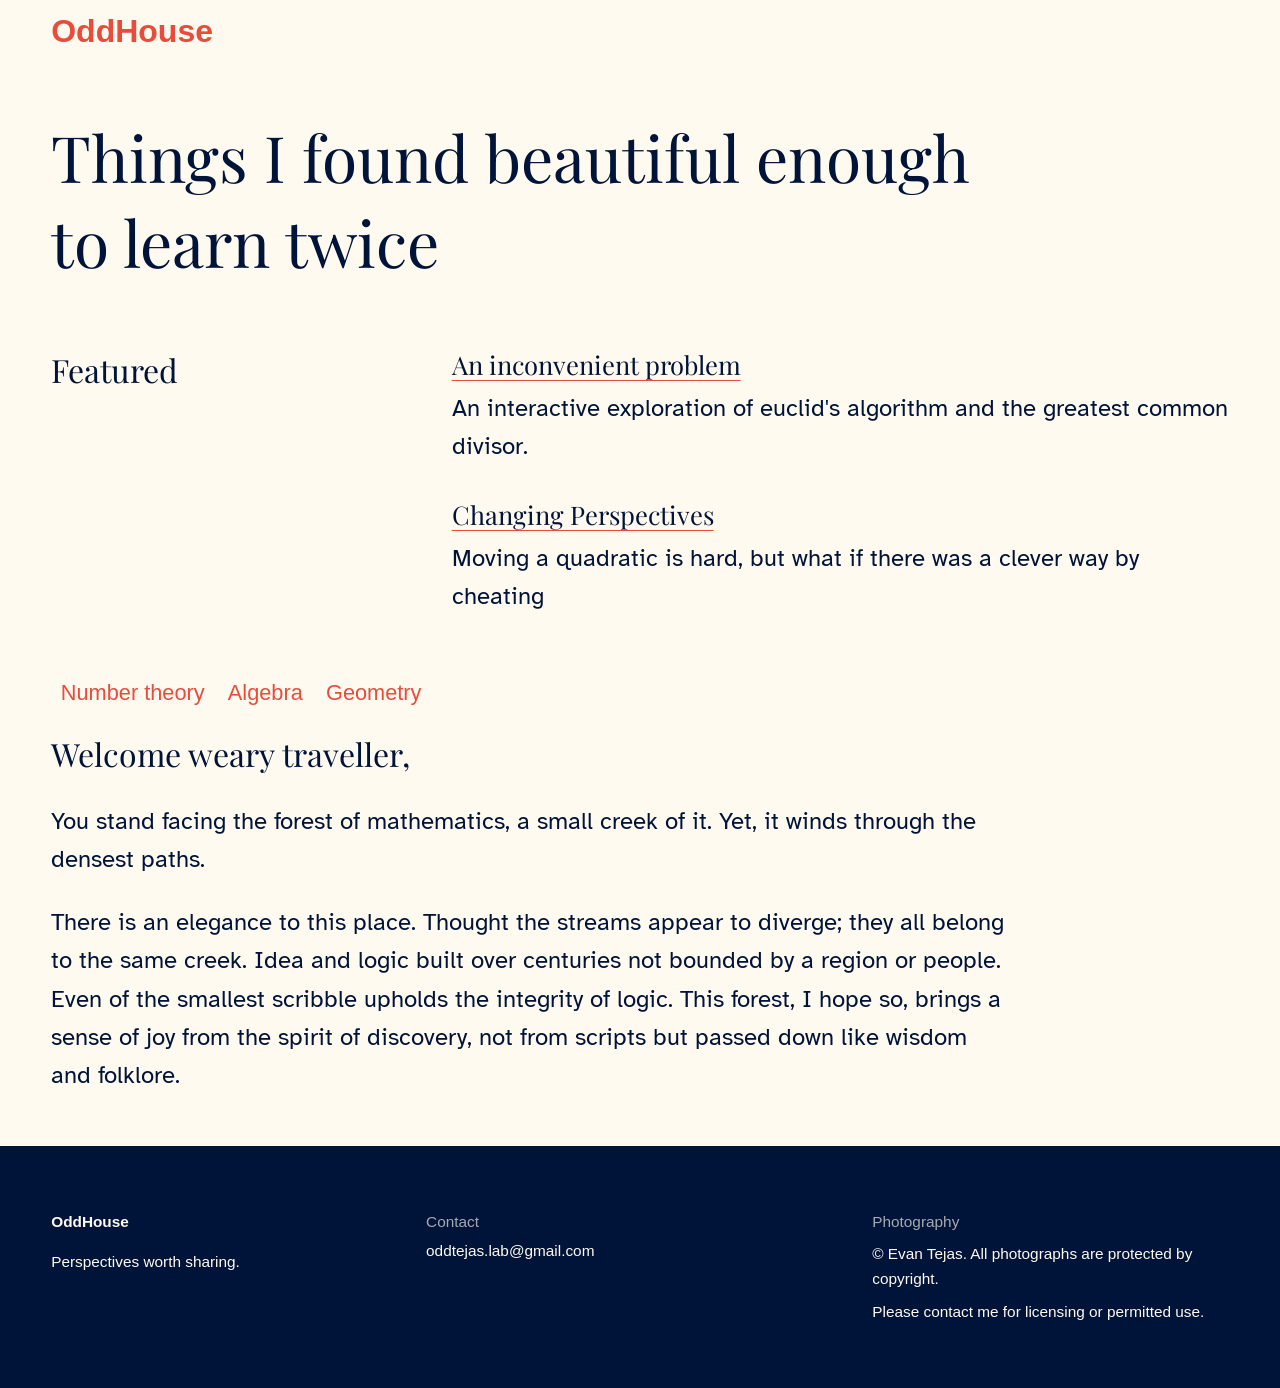
<file: maths/index.html>
<!DOCTYPE html>
<html lang="en">
    
<head>
    <meta charset="UTF-8">
    <meta name="viewport" content="width=device-width, initial-scale=1.0">
    <title>Mathematics - OddHouse</title>
    <meta name="description" content="Mathematical ideas explored through logic, elegance and the joy of discovery at OddHouse.">
    <meta name="author" content="Evan Tejas">
    <meta name="theme-color" content="#FFFAEF">
    <link rel="canonical" href="https://oddtejas.github.io/maths/">
    <meta property="og:type" content="website">
    <meta property="og:site_name" content="OddHouse">
    <meta property="og:title" content="Mathematics - OddHouse">
    <meta property="og:description" content="Mathematical ideas explored through logic, elegance and the joy of discovery.">
    <meta property="og:url" content="https://oddtejas.github.io/maths/">
    <meta property="og:image" content="https://oddtejas.github.io/assets/images/heroImage.webp">
    <meta property="og:image:alt" content="OddHouse hero artwork">
    <meta name="twitter:card" content="summary_large_image">
    <meta name="twitter:title" content="Mathematics - OddHouse">
    <meta name="twitter:description" content="Mathematical ideas explored through logic, elegance and the joy of discovery.">
    <meta name="twitter:image" content="https://oddtejas.github.io/assets/images/heroImage.webp">
    <link rel="stylesheet" href="../assets/css/style.css">
    <link rel="stylesheet" href="../assets/css/maths.css">
    <link rel="preconnect" href="https://fonts.googleapis.com">
    <link rel="preconnect" href="https://fonts.gstatic.com" crossorigin>
    <link href="https://fonts.googleapis.com/css2?family=Atkinson+Hyperlegible:ital,wght@0,400;0,700;1,400;1,700&display=swap" rel="stylesheet">
    <link href="https://fonts.googleapis.com/css2?family=Playfair+Display:ital,wght@0,400..900;1,400..900&display=swap" rel="stylesheet">
</head>
<body>
    <header>
            <a class="logoText" href="/" aria-label="OddHouse home">OddHouse</a>

    </header>
    <main>
        <section>
            <!--Hero must be outside of main section for proper margin alignment-->
           
        </section>
        <section class="main">
            <section aria-labelledby="mathematics-title">
             <h1 class="heroText" id="mathematics-title">Things I found beautiful enough <br> to learn twice</h1>
            </section> 
            <section class="featuredGrid" aria-labelledby="featured-title">
                <h2 id="featured-title">Featured</h2>
                <div class="featuredArticles"></div>
                <template id="featuredArticleTemplate">
                    <article class="featuredArticle">
                        <h3><a></a></h3>
                        <p></p>
                    </article>
                </template>
            </section>
            <section> 
                    <nav class="navbar" aria-label="Mathematics topics">
                   
                    <a href="" class="link">Number theory</a>
                    <a href="" class="link">Algebra</a>
                    <a href="geometry.html" class="link">Geometry</a>
                    </nav>
                </section>
                
            
            <section>
                <h2>Welcome weary traveller,</h2>
                <p>You stand facing the forest of mathematics, a small creek of it. Yet, it winds through the densest paths.</p>
                <p> There is an elegance to this place. Thought the streams appear to diverge; they all belong to the same creek. Idea and logic built over centuries not bounded by a region or people. Even of the smallest scribble upholds the integrity of logic. This forest, I hope so, brings a sense of joy from the spirit of discovery, not from scripts but passed down like wisdom and folklore. </p>
               
            </section>
        </section>
    </main>
    <footer id="footer" class="footerGrid"></footer>
    <script src="/assets/js/footer.js"></script>
    <script type="module" src="/assets/js/maths-featured-renderer.js"></script>

</body>

</html>
</file>
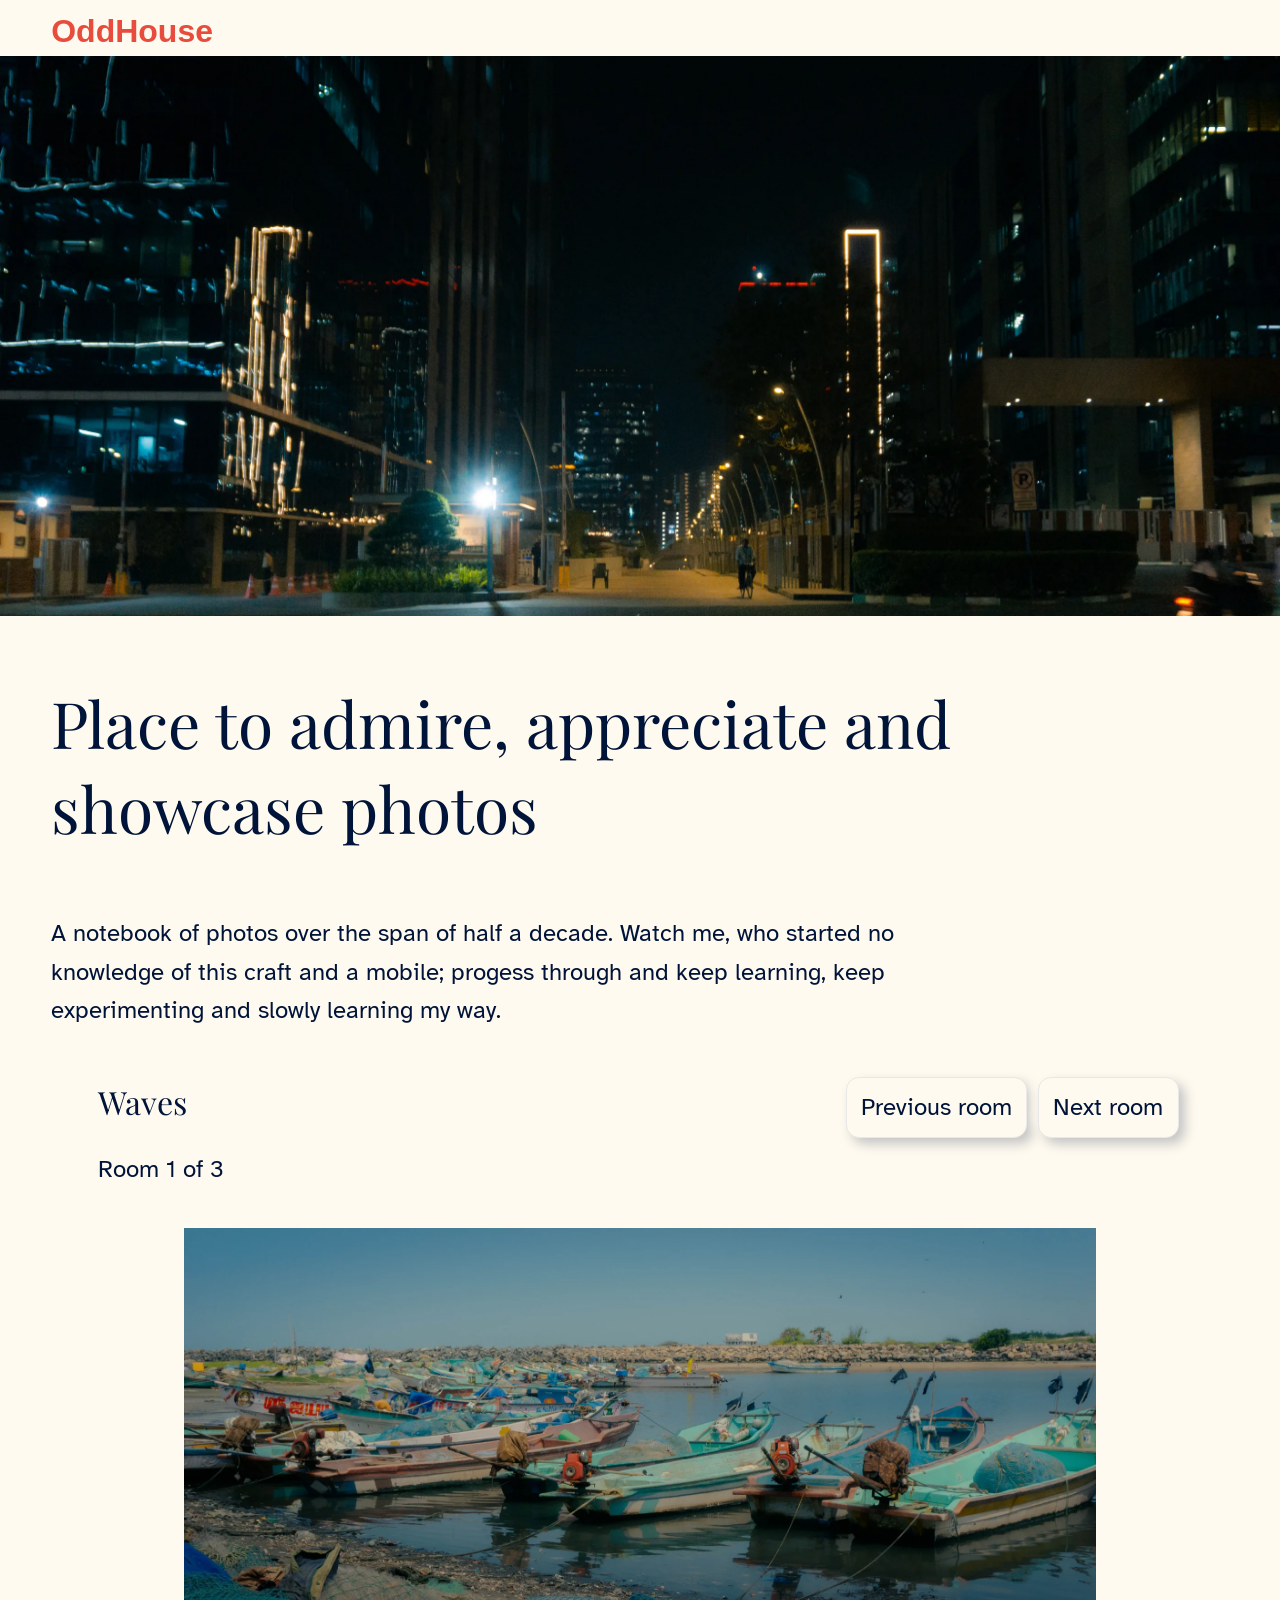
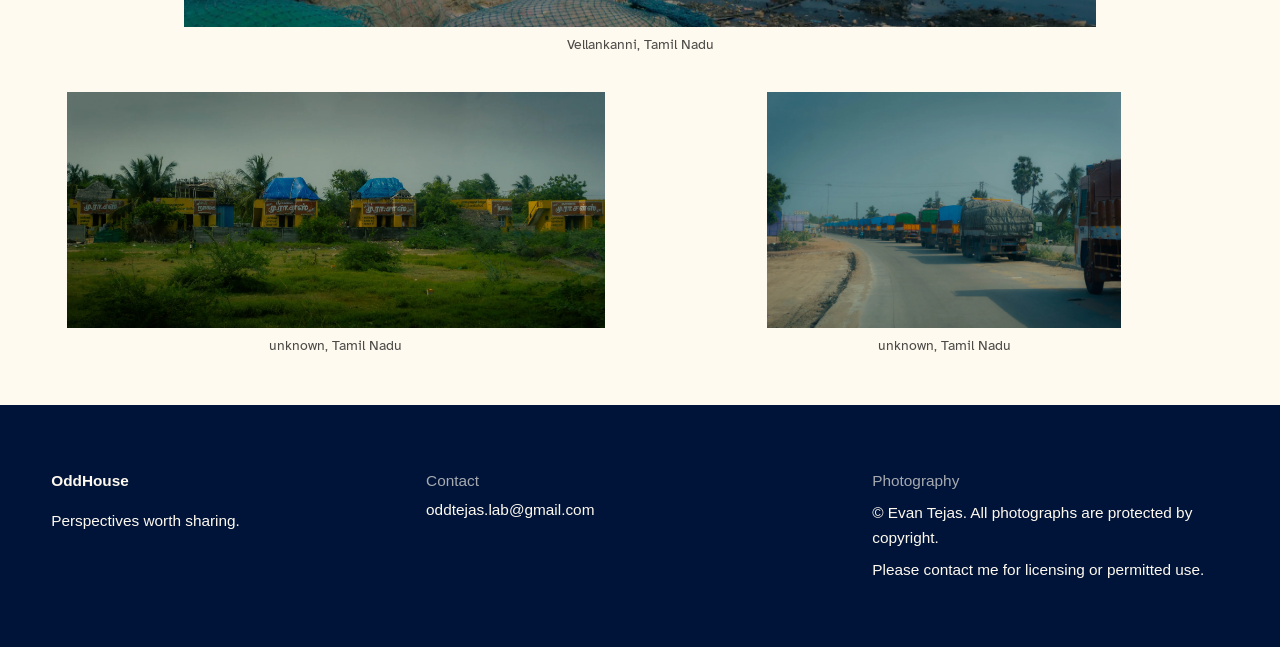
<file: photography/index.html>
<!DOCTYPE html>
<html lang="en">
    
<head>
    <meta charset="UTF-8">
    <meta name="viewport" content="width=device-width, initial-scale=1.0">
    <title>Photography - OddHouse</title>
    <meta name="description" content="A personal notebook of photographs by Evan Tejas, curated as quiet rooms to explore.">
    <meta name="author" content="Evan Tejas">
    <meta name="theme-color" content="#FFFAEF">
    <link rel="canonical" href="https://oddtejas.github.io/photography/">
    <meta property="og:type" content="website">
    <meta property="og:site_name" content="OddHouse">
    <meta property="og:title" content="Photography - OddHouse">
    <meta property="og:description" content="A personal notebook of photographs curated as quiet rooms to explore.">
    <meta property="og:url" content="https://oddtejas.github.io/photography/">
    <meta property="og:image" content="https://oddtejas.github.io/assets/images/heroPhoto.webp">
    <meta property="og:image:alt" content="A photograph from the OddHouse photography archive">
    <meta name="twitter:card" content="summary_large_image">
    <meta name="twitter:title" content="Photography - OddHouse">
    <meta name="twitter:description" content="A personal notebook of photographs curated as quiet rooms to explore.">
    <meta name="twitter:image" content="https://oddtejas.github.io/assets/images/heroPhoto.webp">
    <link rel="stylesheet" href="../assets/css/style.css">
    <link rel="stylesheet" href="../assets/css/photography.css">
    <link rel="preconnect" href="https://fonts.googleapis.com">
    <link rel="preconnect" href="https://fonts.gstatic.com" crossorigin>
    <link href="https://fonts.googleapis.com/css2?family=Atkinson+Hyperlegible:ital,wght@0,400;0,700;1,400;1,700&display=swap" rel="stylesheet">
    <link href="https://fonts.googleapis.com/css2?family=Playfair+Display:ital,wght@0,400..900;1,400..900&display=swap" rel="stylesheet">
</head>
<body>
    <header>
             <a class="logoText" href="../index.html" aria-label="OddHouse home">OddHouse</a>

    </header>
    <main>
        <section class="hero">
            <!--Hero must be outside of main section for proper margin alignment-->
           <img src="../assets/images/heroPhoto.webp" alt="Hero Image" id="heroImage" fetchpriority="high" width="2632" height="1152">
        </section>
        <section class="main">
            <section aria-labelledby="photography-title">
                 <h1 class="heroText" id="photography-title">Place to admire, appreciate and showcase photos</h1>
                 <p>A notebook of photos over the span of half a decade. Watch me, who started no knowledge of this craft and a mobile; progess through and keep learning, keep experimenting and slowly learning my way.</p>
            </section>
            <!--Gallery rooms-->
            <section class="galleryRoom" aria-labelledby="clouds-title">
                <!--Title of rooms and buttions-->
                <header class="roomHeader">
                    <div>
                        <h2 id="clouds-title"></h2>
                        <p id="currentRoom" aria-live="polite"></p>
                    
                    </div>
                    <div id="roomButton">
                        <button id="prevButton" aria-label="Navigation for pervious room">
                            Previous room
                        </button>
                        <button id="nextButton" aria-label="Navigation for Next room">
                            Next room
                        </button>
                    </div>
                </header>
                <!--Div for rooms photos and layout-->
                <div class="roomPhoto" >
                <figure class="roomPhotoItem">
                    <img
                    loading="lazy">
                    <figcaption></figcaption>

                </figure>
                 <figure class="roomPhotoItem">
                    <img
                    loading="lazy">
                    <figcaption></figcaption>

                </figure>
                <figure class="roomPhotoItem">
                    <img
                    loading="lazy">
                    <figcaption>Kukatpally, Hyderabad</figcaption>

                </figure>
                </div>
                <dialog id="photoViewer" aria-label="Photo viewer">
                    <button id="closeViewer" aria-label="Close photo">✕</button>
                    <img id="viewerImage" alt="">
                </dialog>
            </section>
          
        </section>

    </main>
     <footer id="footer" class="footerGrid"></footer>
     <script src="../assets/js/footer.js"></script>
     <script type="module" src="../assets/js/galleryRenderer.js"></script>

</body>
</html>
</file>
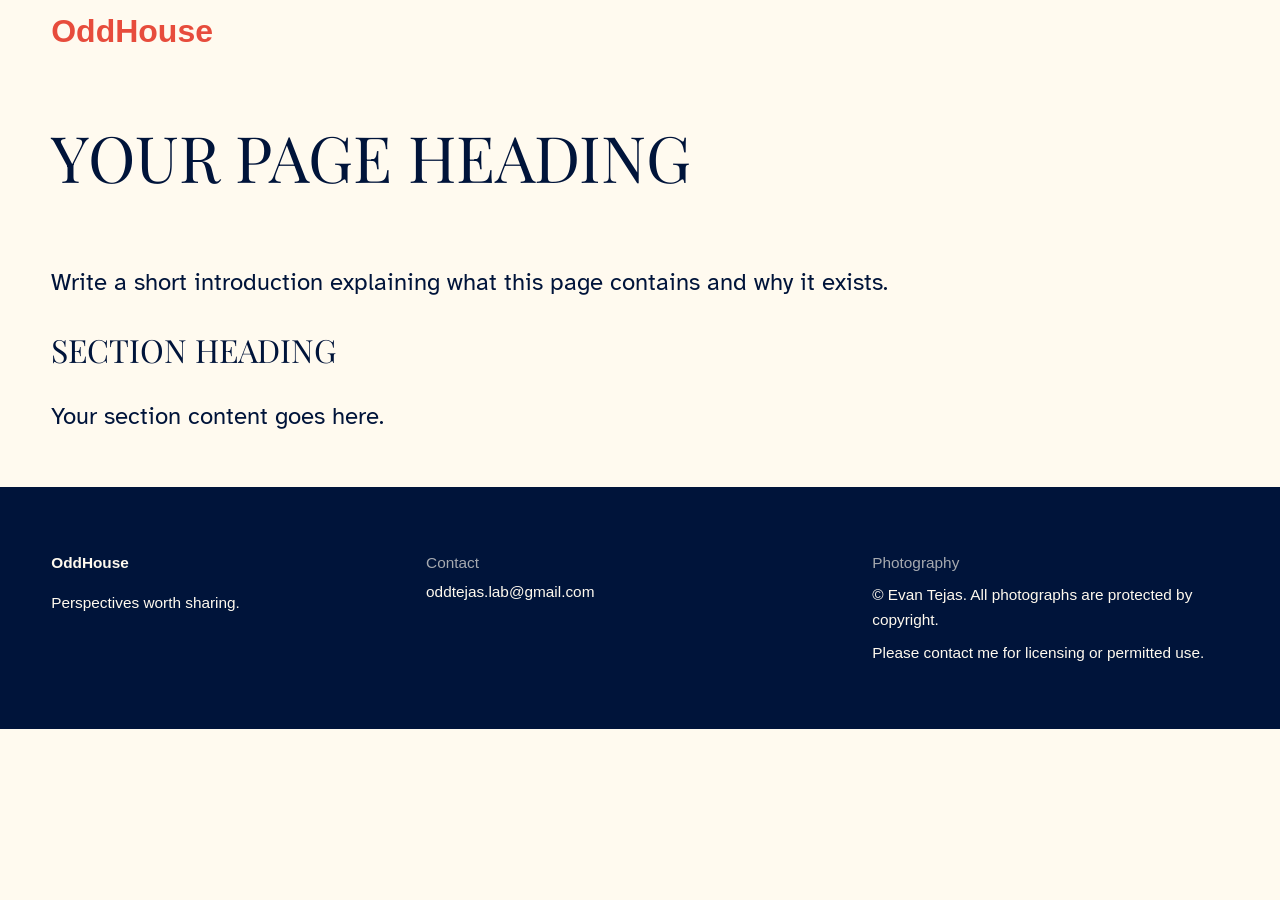
<file: page-template.html>
<!DOCTYPE html>
<html lang="en">

<head>
    <!-- Basic document setup -->
    <meta charset="UTF-8">
    <meta name="viewport" content="width=device-width, initial-scale=1.0">

    <!--
        Keep this page hidden from search engines while it is a template.
        DELETE this line after copying the template to a real public page.
    -->
    <meta name="robots" content="noindex, nofollow">

    <!-- Browser tab and search-result title: make it unique for every page. -->
    <title>PAGE NAME - OddHouse</title>

    <!-- Usually one clear sentence, roughly 120–160 characters. -->
    <meta name="description" content="WRITE A SHORT DESCRIPTION OF THIS PAGE.">
    <meta name="author" content="Evan Tejas">

    <!-- Colours supported browser chrome to match OddHouse. -->
    <meta name="theme-color" content="#FFFAEF">

    <!--
        The one official URL for this page.
        Replace "page-name/" with the page's real published path.
    -->
    <link rel="canonical" href="https://oddtejas.github.io/page-name/">

    <!-- Open Graph: controls previews on WhatsApp, Discord, LinkedIn, etc. -->
    <meta property="og:type" content="website">
    <meta property="og:site_name" content="OddHouse">
    <meta property="og:title" content="PAGE NAME - OddHouse">
    <meta property="og:description" content="WRITE A SHORT DESCRIPTION OF THIS PAGE.">
    <meta property="og:url" content="https://oddtejas.github.io/page-name/">

    <!-- Use an absolute URL. A purpose-made 1200 × 630 image is ideal. -->
    <meta property="og:image" content="https://oddtejas.github.io/assets/images/heroImage.webp">
    <meta property="og:image:alt" content="DESCRIBE THE SOCIAL PREVIEW IMAGE.">

    <!-- Twitter/X card: uses the same title, description and preview image. -->
    <meta name="twitter:card" content="summary_large_image">
    <meta name="twitter:title" content="PAGE NAME - OddHouse">
    <meta name="twitter:description" content="WRITE A SHORT DESCRIPTION OF THIS PAGE.">
    <meta name="twitter:image" content="https://oddtejas.github.io/assets/images/heroImage.webp">

    <!-- Shared OddHouse styles, followed by an optional page-specific file. -->
    <link rel="stylesheet" href="/assets/css/style.css">
    <!-- <link rel="stylesheet" href="/assets/css/PAGE-NAME.css"> -->

    <!-- OddHouse fonts -->
    <link rel="preconnect" href="https://fonts.googleapis.com">
    <link rel="preconnect" href="https://fonts.gstatic.com" crossorigin>
    <link href="https://fonts.googleapis.com/css2?family=Atkinson+Hyperlegible:ital,wght@0,400;0,700;1,400;1,700&family=Playfair+Display:ital,wght@0,400..900;1,400..900&display=swap" rel="stylesheet">
</head>

<body>
    <!-- Site identity: the logo always returns to the OddHouse homepage. -->
    <header>
        <a class="logoText" href="/">OddHouse</a>
    </header>

    <main>
        <!--
            Optional full-width hero media goes outside .main so it can reach
            the edges of the viewport. Delete this section when not needed.
        -->
        <section class="hero" aria-label="PAGE NAME introduction">
            <!--
            <img
                id="heroImage"
                src="/assets/images/YOUR-IMAGE.webp"
                alt="DESCRIBE THE HERO IMAGE"
                width="1920"
                height="1080"
                fetchpriority="high"
            >
            -->
        </section>

        <!-- .main supplies the standard OddHouse page margins. -->
        <div class="main">
            <!-- Every page should have one clear primary heading. -->
            <section aria-labelledby="page-title">
                <h1 class="heroText" id="page-title">YOUR PAGE HEADING</h1>
                <p>Write a short introduction explaining what this page contains and why it exists.</p>
            </section>

            <!-- Add, duplicate or remove purposeful content sections below. -->
            <section aria-labelledby="section-title">
                <h2 id="section-title">SECTION HEADING</h2>
                <p>Your section content goes here.</p>
            </section>
        </div>
    </main>

    <!-- footer.js fills this element with the shared OddHouse footer. -->
    <footer id="footer" class="footerGrid"></footer>

    <!-- Shared scripts belong near the end so page content loads first. -->
    <script src="/assets/js/footer.js"></script>
    <!-- <script src="/assets/js/PAGE-NAME.js"></script> -->
</body>

</html>
</file>
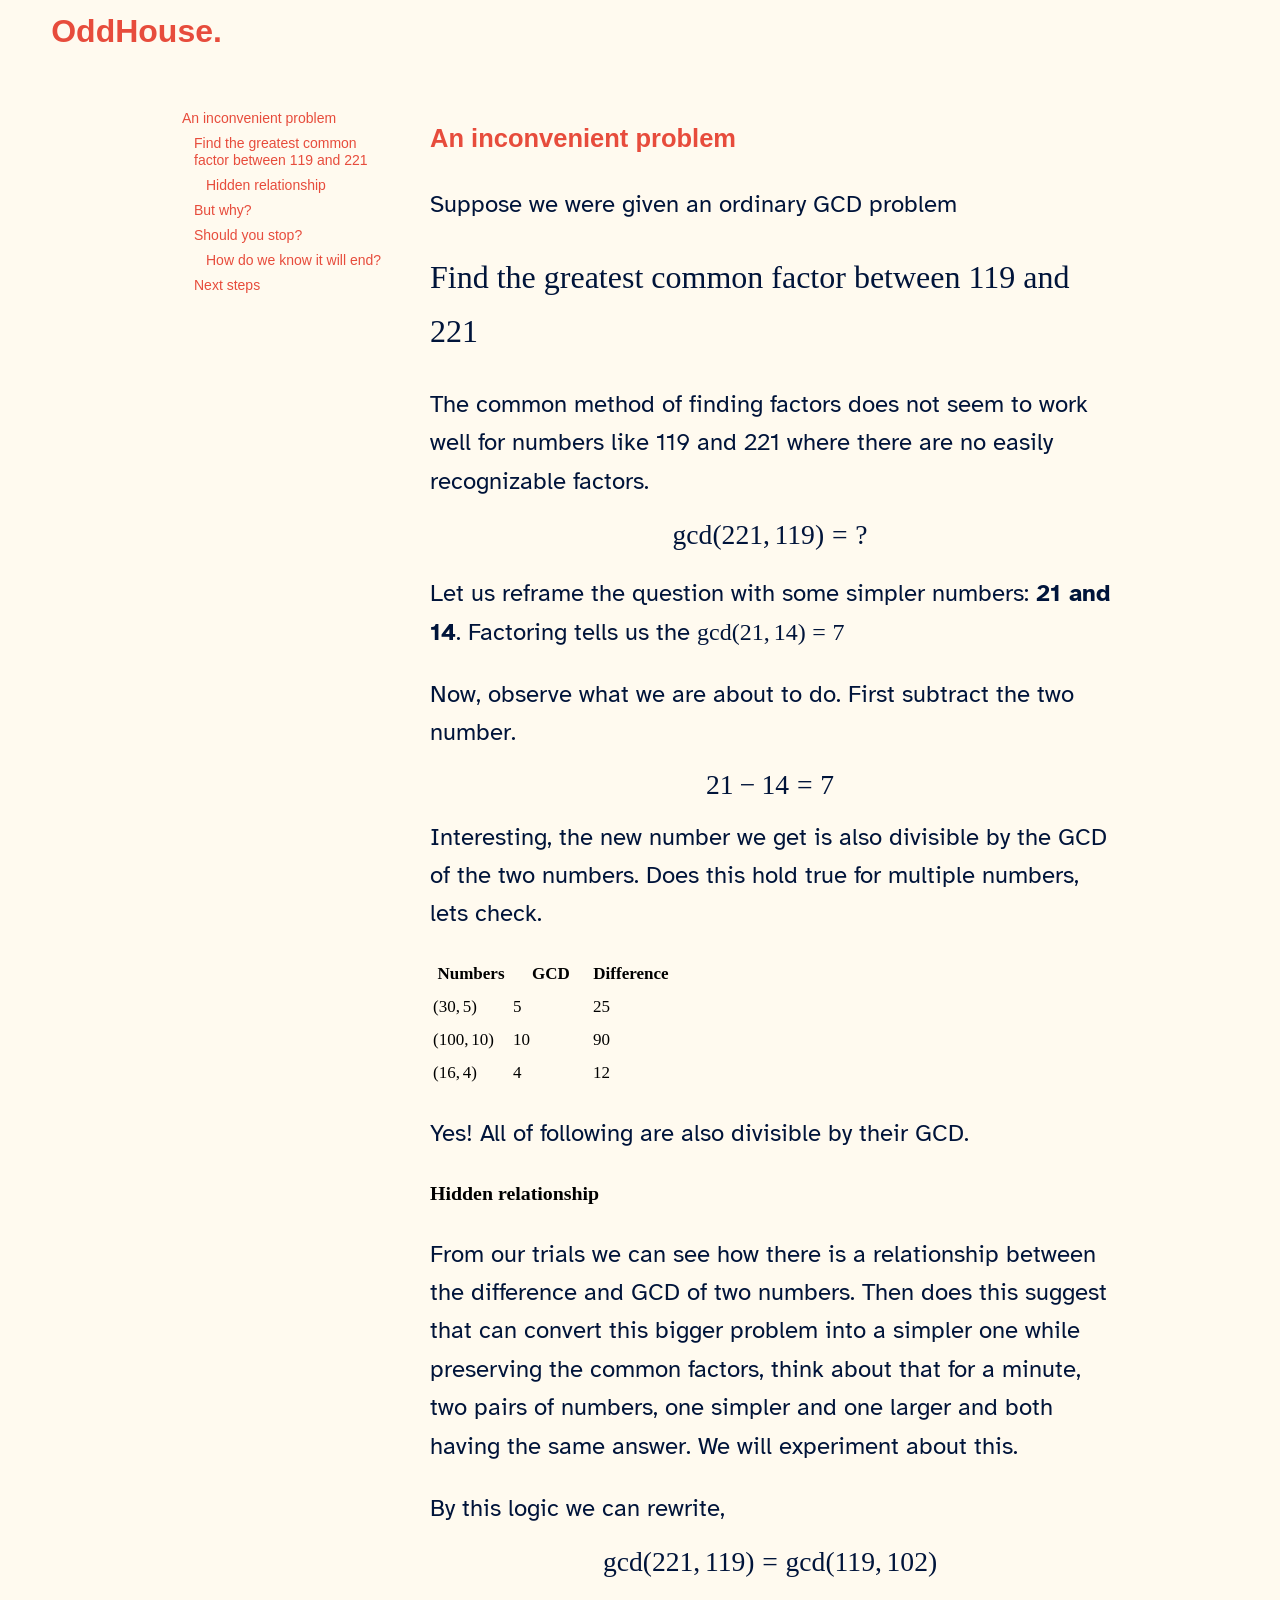
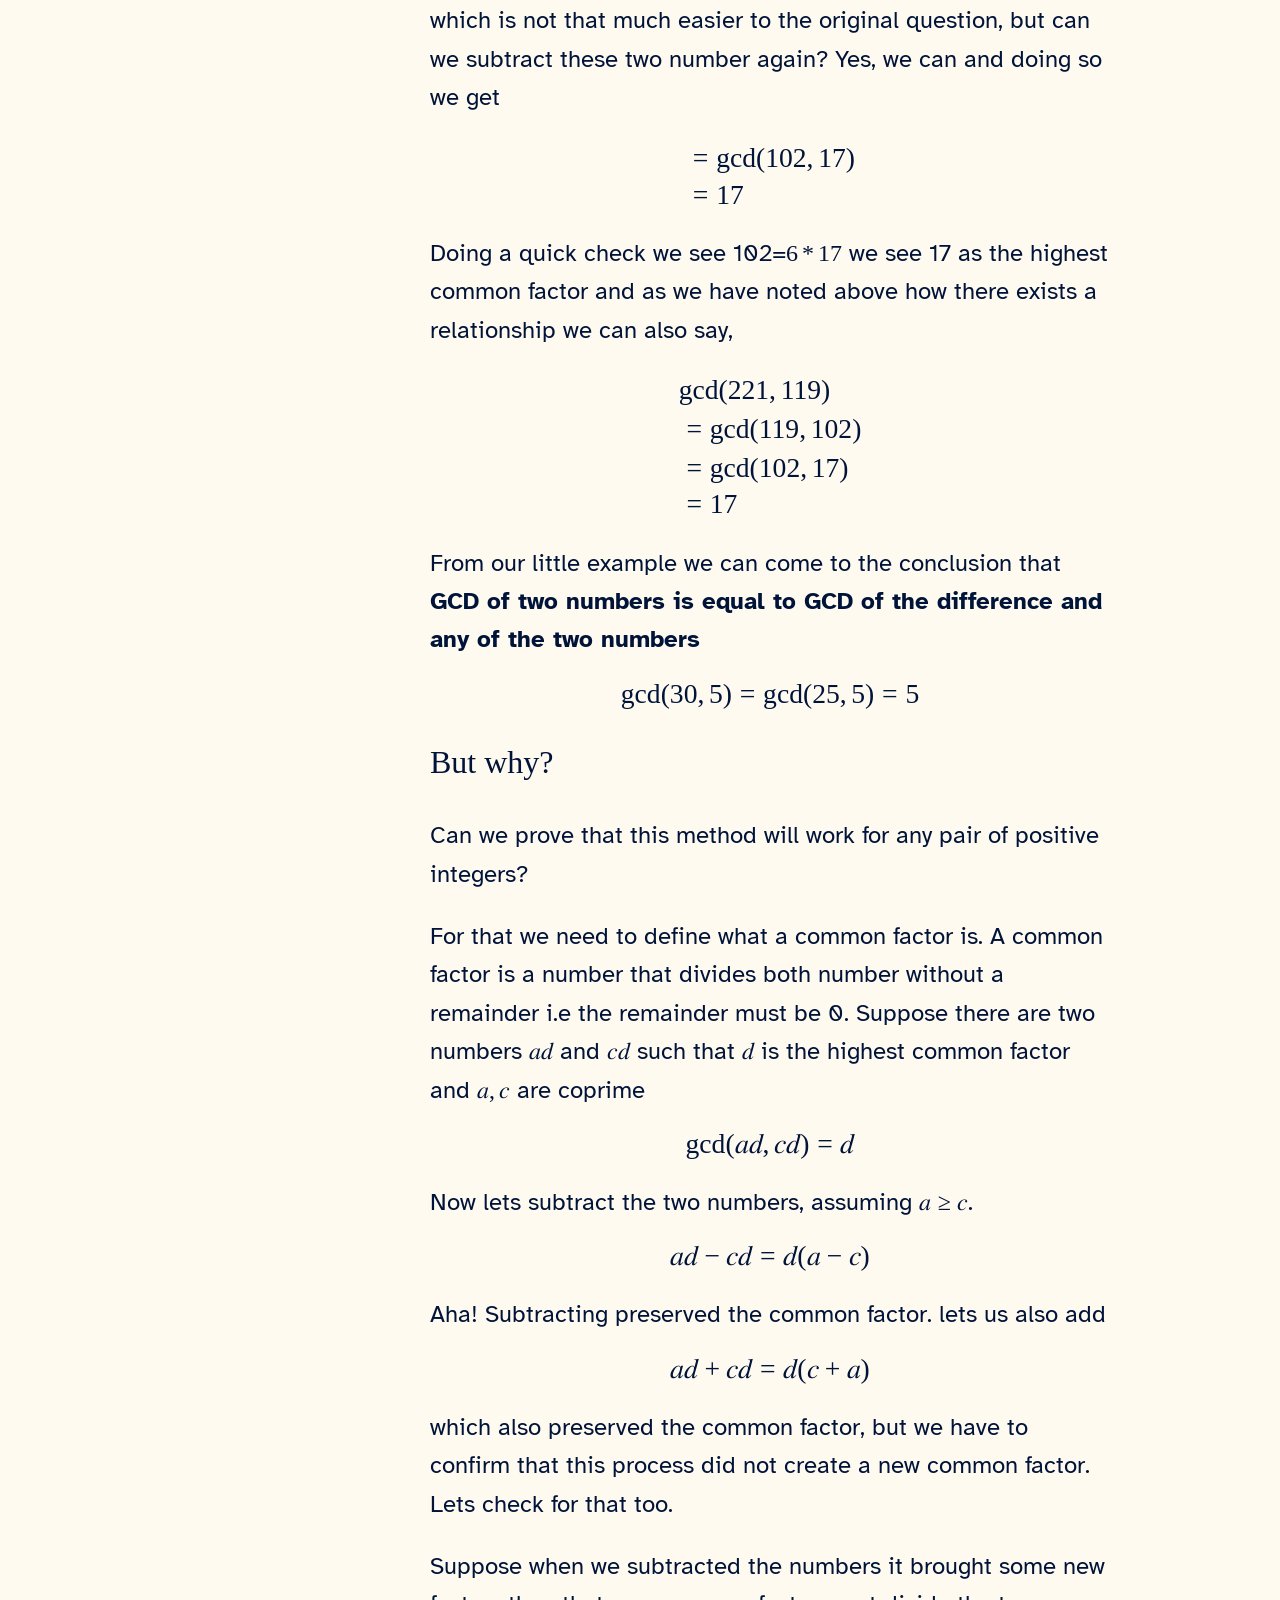
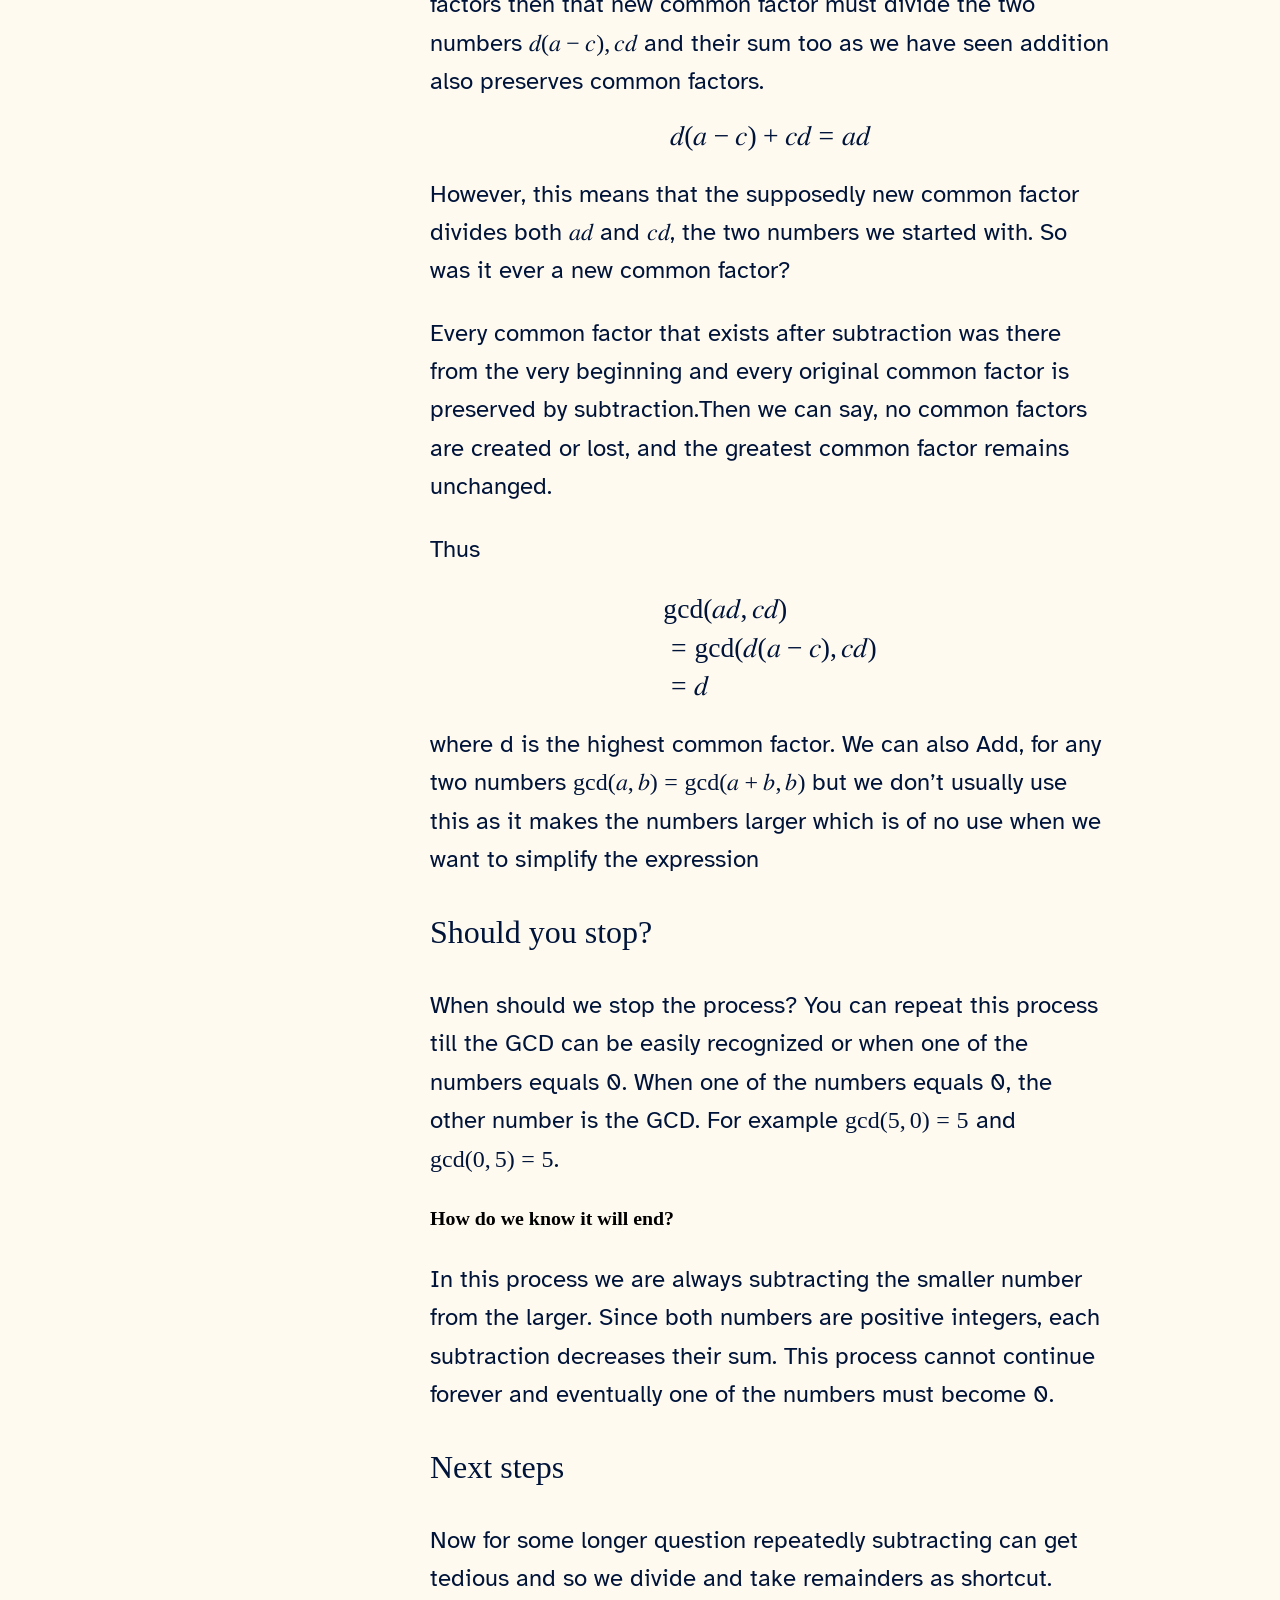
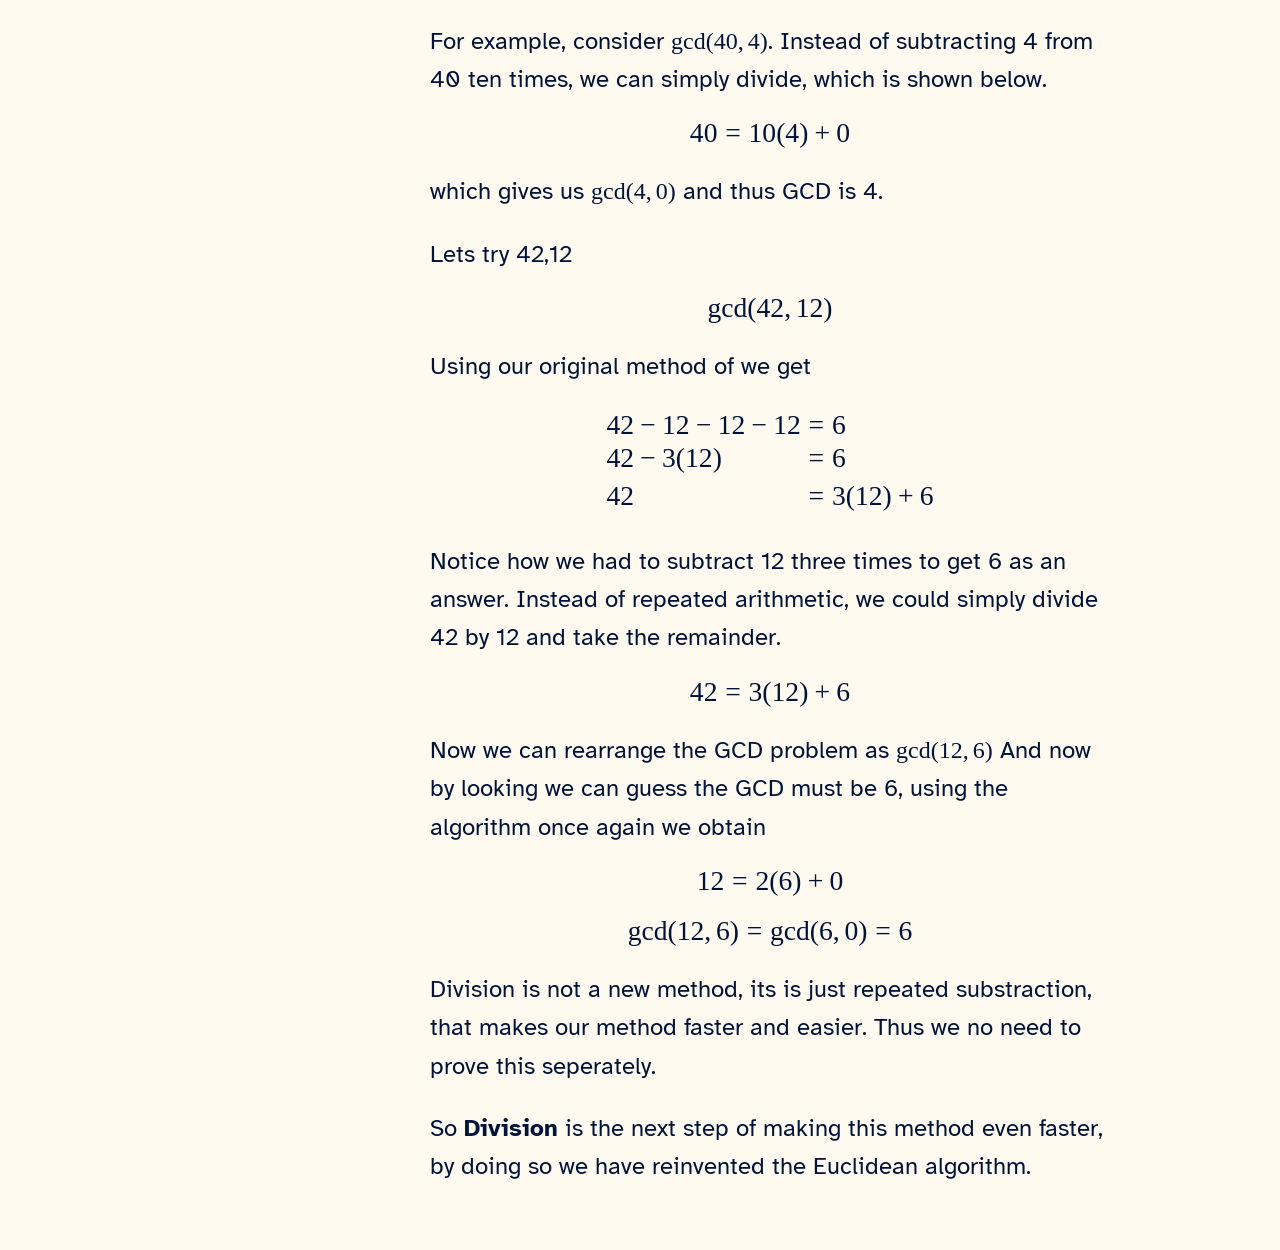
<file: maths/euclid-algo.html>
<!DOCTYPE html>
<html lang="en">
<head>
    <meta charset="UTF-8">
    <meta name="viewport" content="width=device-width, initial-scale=1">
    <title>An inconvenient problem — OddHouse</title>
    <meta name="description" content="An interactive OddHouse exploration of euclid's algorithm and the greatest common divisor.">
    <meta name="author" content="Evan Tejas">
    <meta name="theme-color" content="#FFFAEF">
    <link rel="canonical" href="https://oddtejas.github.io/maths/euclid-algo.html">
    <meta property="og:type" content="article">
    <meta property="og:site_name" content="OddHouse">
    <meta property="og:title" content="An inconvenient problem — OddHouse">
    <meta property="og:description" content="An interactive exploration of euclid's algorithm and the greatest common divisor.">
    <meta property="og:url" content="https://oddtejas.github.io/maths/euclid-algo.html">
    <meta property="og:image" content="https://oddtejas.github.io/assets/images/heroImage.webp">
    <meta property="og:image:alt" content="OddHouse hero artwork">
    <meta name="twitter:card" content="summary_large_image">
    <meta name="twitter:title" content="An inconvenient problem — OddHouse">
    <meta name="twitter:description" content="An interactive exploration of euclid's algorithm and the greatest common divisor.">
    <meta name="twitter:image" content="https://oddtejas.github.io/assets/images/heroImage.webp">
    <link rel="stylesheet" href="/assets/css/style.css">
    <link rel="stylesheet" href="/assets/css/maths.css">
    <link rel="stylesheet" href="/maths/src/math-3c.css">
    <link rel="preconnect" href="https://fonts.googleapis.com">
    <link rel="preconnect" href="https://fonts.gstatic.com" crossorigin>
    <link href="https://fonts.googleapis.com/css2?family=Atkinson+Hyperlegible:ital,wght@0,400;0,700;1,400;1,700&display=swap" rel="stylesheet">
</head>
<body>

    <header class="navbar">
        <a class="logoText"href="/">OddHouse.</a>
    </header>

    <div class="article-layout">

        <aside class="contents">
            <ul>
            <li><a href="#an-inconvenient-problem"
            id="toc-an-inconvenient-problem">An inconvenient problem</a>
            <ul>
            <li><a
            href="#find-the-greatest-common-factor-between-119-and-221"
            id="toc-find-the-greatest-common-factor-between-119-and-221">Find
            the greatest common factor between 119 and 221</a>
            <ul>
            <li><a href="#hidden-relationship"
            id="toc-hidden-relationship">Hidden relationship</a></li>
            </ul></li>
            <li><a href="#but-why" id="toc-but-why">But why?</a></li>
            <li><a href="#should-you-stop"
            id="toc-should-you-stop">Should you stop?</a>
            <ul>
            <li><a href="#how-do-we-know-it-will-end"
            id="toc-how-do-we-know-it-will-end">How do we know it will
            end?</a></li>
            </ul></li>
            <li><a href="#next-steps" id="toc-next-steps">Next
            steps</a></li>
            </ul></li>
            </ul>
        </aside>

        <article>
            <h1 id="an-inconvenient-problem">An inconvenient
            problem</h1>
            <p>Suppose we were given an ordinary GCD problem</p>
            <h2
            id="find-the-greatest-common-factor-between-119-and-221">Find
            the greatest common factor between 119 and 221</h2>
            <p>The common method of finding factors does not seem to
            work well for numbers like 119 and 221 where there are no
            easily recognizable factors.</p>
            <p><math display="block" xmlns="http://www.w3.org/1998/Math/MathML"><semantics><mrow><mrow><mi mathvariant="normal">gcd</mi><mo>&#8289;</mo></mrow><mo stretchy="false" form="prefix">(</mo><mn>221</mn><mo>,</mo><mn>119</mn><mo stretchy="false" form="postfix">)</mo><mo>=</mo><mi>?</mi></mrow><annotation encoding="application/x-tex">\gcd(221,119) = ?</annotation></semantics></math>
            Let us reframe the question with some simpler numbers:
            <strong>21 and 14</strong>. Factoring tells us the
            <math display="inline" xmlns="http://www.w3.org/1998/Math/MathML"><semantics><mrow><mrow><mi mathvariant="normal">gcd</mi><mo>&#8289;</mo></mrow><mo stretchy="false" form="prefix">(</mo><mn>21</mn><mo>,</mo><mn>14</mn><mo stretchy="false" form="postfix">)</mo><mo>=</mo><mn>7</mn></mrow><annotation encoding="application/x-tex">\gcd(21,14) = 7</annotation></semantics></math></p>
            <p>Now, observe what we are about to do. First subtract the
            two number.
            <math display="block" xmlns="http://www.w3.org/1998/Math/MathML"><semantics><mrow><mn>21</mn><mo>−</mo><mn>14</mn><mo>=</mo><mn>7</mn></mrow><annotation encoding="application/x-tex">21 - 14 = 7</annotation></semantics></math>
            Interesting, the new number we get is also divisible by the
            GCD of the two numbers. Does this hold true for multiple
            numbers, lets check.</p>
            <table>
            <colgroup>
            <col style="width: 33%" />
            <col style="width: 33%" />
            <col style="width: 33%" />
            </colgroup>
            <thead>
            <tr>
            <th>Numbers</th>
            <th>GCD</th>
            <th>Difference</th>
            </tr>
            </thead>
            <tbody>
            <tr>
            <td><math display="inline" xmlns="http://www.w3.org/1998/Math/MathML"><semantics><mrow><mo stretchy="false" form="prefix">(</mo><mn>30</mn><mo>,</mo><mn>5</mn><mo stretchy="false" form="postfix">)</mo></mrow><annotation encoding="application/x-tex">(30,5)</annotation></semantics></math></td>
            <td><math display="inline" xmlns="http://www.w3.org/1998/Math/MathML"><semantics><mn>5</mn><annotation encoding="application/x-tex">5</annotation></semantics></math></td>
            <td><math display="inline" xmlns="http://www.w3.org/1998/Math/MathML"><semantics><mn>25</mn><annotation encoding="application/x-tex">25</annotation></semantics></math></td>
            </tr>
            <tr>
            <td><math display="inline" xmlns="http://www.w3.org/1998/Math/MathML"><semantics><mrow><mo stretchy="false" form="prefix">(</mo><mn>100</mn><mo>,</mo><mn>10</mn><mo stretchy="false" form="postfix">)</mo></mrow><annotation encoding="application/x-tex">(100,10)</annotation></semantics></math></td>
            <td><math display="inline" xmlns="http://www.w3.org/1998/Math/MathML"><semantics><mn>10</mn><annotation encoding="application/x-tex">10</annotation></semantics></math></td>
            <td><math display="inline" xmlns="http://www.w3.org/1998/Math/MathML"><semantics><mn>90</mn><annotation encoding="application/x-tex">90</annotation></semantics></math></td>
            </tr>
            <tr>
            <td><math display="inline" xmlns="http://www.w3.org/1998/Math/MathML"><semantics><mrow><mo stretchy="false" form="prefix">(</mo><mn>16</mn><mo>,</mo><mn>4</mn><mo stretchy="false" form="postfix">)</mo></mrow><annotation encoding="application/x-tex">(16,4)</annotation></semantics></math></td>
            <td><math display="inline" xmlns="http://www.w3.org/1998/Math/MathML"><semantics><mn>4</mn><annotation encoding="application/x-tex">4</annotation></semantics></math></td>
            <td><math display="inline" xmlns="http://www.w3.org/1998/Math/MathML"><semantics><mn>12</mn><annotation encoding="application/x-tex">12</annotation></semantics></math></td>
            </tr>
            </tbody>
            </table>
            <p>Yes! All of following are also divisible by their
            GCD.</p>
            <h3 id="hidden-relationship">Hidden relationship</h3>
            <p>From our trials we can see how there is a relationship
            between the difference and GCD of two numbers. Then does
            this suggest that can convert this bigger problem into a
            simpler one while preserving the common factors, think about
            that for a minute, two pairs of numbers, one simpler and one
            larger and both having the same answer. We will experiment
            about this.</p>
            <p>By this logic we can rewrite,</p>
            <p><math display="block" xmlns="http://www.w3.org/1998/Math/MathML"><semantics><mrow><mrow><mi mathvariant="normal">gcd</mi><mo>&#8289;</mo></mrow><mo stretchy="false" form="prefix">(</mo><mn>221</mn><mo>,</mo><mn>119</mn><mo stretchy="false" form="postfix">)</mo><mo>=</mo><mrow><mi mathvariant="normal">gcd</mi><mo>&#8289;</mo></mrow><mo stretchy="false" form="prefix">(</mo><mn>119</mn><mo>,</mo><mn>102</mn><mo stretchy="false" form="postfix">)</mo></mrow><annotation encoding="application/x-tex">\gcd(221,119) = \gcd(119,102)</annotation></semantics></math>
            which is not that much easier to the original question, but
            can we subtract these two number again? Yes, we can and
            doing so we get
            <math display="block" xmlns="http://www.w3.org/1998/Math/MathML"><semantics><mtable><mtr><mtd columnalign="right" style="text-align: right; padding-right: 0"></mtd><mtd columnalign="left" style="text-align: left; padding-left: 0"><mo>=</mo><mrow><mi mathvariant="normal">gcd</mi><mo>&#8289;</mo></mrow><mo stretchy="false" form="prefix">(</mo><mn>102</mn><mo>,</mo><mn>17</mn><mo stretchy="false" form="postfix">)</mo></mtd></mtr><mtr><mtd columnalign="right" style="text-align: right; padding-right: 0"></mtd><mtd columnalign="left" style="text-align: left; padding-left: 0"><mo>=</mo><mn>17</mn></mtd></mtr></mtable><annotation encoding="application/x-tex">\begin{aligned}
             &amp; = \gcd(102,17) \\
             &amp; = 17
            \end{aligned}</annotation></semantics></math> Doing a quick
            check we see
            102=<math display="inline" xmlns="http://www.w3.org/1998/Math/MathML"><semantics><mrow><mn>6</mn><mo>*</mo><mn>17</mn></mrow><annotation encoding="application/x-tex">6 \ast 17</annotation></semantics></math>
            we see 17 as the highest common factor and as we have noted
            above how there exists a relationship we can also say,
            <math display="block" xmlns="http://www.w3.org/1998/Math/MathML"><semantics><mtable><mtr><mtd columnalign="right" style="text-align: right; padding-right: 0"></mtd><mtd columnalign="left" style="text-align: left; padding-left: 0"><mrow><mi mathvariant="normal">gcd</mi><mo>&#8289;</mo></mrow><mo stretchy="false" form="prefix">(</mo><mn>221</mn><mo>,</mo><mn>119</mn><mo stretchy="false" form="postfix">)</mo></mtd></mtr><mtr><mtd columnalign="right" style="text-align: right; padding-right: 0"></mtd><mtd columnalign="left" style="text-align: left; padding-left: 0"><mo>=</mo><mrow><mi mathvariant="normal">gcd</mi><mo>&#8289;</mo></mrow><mo stretchy="false" form="prefix">(</mo><mn>119</mn><mo>,</mo><mn>102</mn><mo stretchy="false" form="postfix">)</mo></mtd></mtr><mtr><mtd columnalign="right" style="text-align: right; padding-right: 0"></mtd><mtd columnalign="left" style="text-align: left; padding-left: 0"><mo>=</mo><mrow><mi mathvariant="normal">gcd</mi><mo>&#8289;</mo></mrow><mo stretchy="false" form="prefix">(</mo><mn>102</mn><mo>,</mo><mn>17</mn><mo stretchy="false" form="postfix">)</mo></mtd></mtr><mtr><mtd columnalign="right" style="text-align: right; padding-right: 0"></mtd><mtd columnalign="left" style="text-align: left; padding-left: 0"><mo>=</mo><mn>17</mn></mtd></mtr></mtable><annotation encoding="application/x-tex">\begin{aligned}
             &amp; \gcd(221,119) \\
             &amp; = \gcd(119,102) \\
             &amp; = \gcd(102,17) \\
             &amp; = 17
            \end{aligned}</annotation></semantics></math></p>
            <p>From our little example we can come to the conclusion
            that <strong>GCD of two numbers is equal to GCD of the
            difference and any of the two numbers </strong>
            <math display="block" xmlns="http://www.w3.org/1998/Math/MathML"><semantics><mrow><mrow><mi mathvariant="normal">gcd</mi><mo>&#8289;</mo></mrow><mo stretchy="false" form="prefix">(</mo><mn>30</mn><mo>,</mo><mn>5</mn><mo stretchy="false" form="postfix">)</mo><mo>=</mo><mrow><mi mathvariant="normal">gcd</mi><mo>&#8289;</mo></mrow><mo stretchy="false" form="prefix">(</mo><mn>25</mn><mo>,</mo><mn>5</mn><mo stretchy="false" form="postfix">)</mo><mo>=</mo><mn>5</mn></mrow><annotation encoding="application/x-tex">\gcd(30,5) = \gcd(25,5) = 5</annotation></semantics></math></p>
            <h2 id="but-why">But why?</h2>
            <p>Can we prove that this method will work for any pair of
            positive integers?</p>
            <p>For that we need to define what a common factor is. A
            common factor is a number that divides both number without a
            remainder i.e the remainder must be 0. Suppose there are two
            numbers
            <strong><math display="inline" xmlns="http://www.w3.org/1998/Math/MathML"><semantics><mrow><mi>a</mi><mi>d</mi></mrow><annotation encoding="application/x-tex">ad</annotation></semantics></math></strong>
            and
            <strong><math display="inline" xmlns="http://www.w3.org/1998/Math/MathML"><semantics><mrow><mi>c</mi><mi>d</mi></mrow><annotation encoding="application/x-tex">cd</annotation></semantics></math></strong>
            such that
            <math display="inline" xmlns="http://www.w3.org/1998/Math/MathML"><semantics><mi>d</mi><annotation encoding="application/x-tex">d</annotation></semantics></math>
            is the highest common factor and
            <math display="inline" xmlns="http://www.w3.org/1998/Math/MathML"><semantics><mrow><mi>a</mi><mo>,</mo><mi>c</mi></mrow><annotation encoding="application/x-tex">a,c</annotation></semantics></math>
            are coprime
            <math display="block" xmlns="http://www.w3.org/1998/Math/MathML"><semantics><mrow><mrow><mi mathvariant="normal">gcd</mi><mo>&#8289;</mo></mrow><mo stretchy="false" form="prefix">(</mo><mi>a</mi><mi>d</mi><mo>,</mo><mi>c</mi><mi>d</mi><mo stretchy="false" form="postfix">)</mo><mo>=</mo><mi>d</mi></mrow><annotation encoding="application/x-tex">\gcd(ad,cd) = d</annotation></semantics></math>
            Now lets subtract the two numbers, assuming
            <math display="inline" xmlns="http://www.w3.org/1998/Math/MathML"><semantics><mrow><mi>a</mi><mo>≥</mo><mi>c</mi></mrow><annotation encoding="application/x-tex">a \geq c</annotation></semantics></math>.
            <math display="block" xmlns="http://www.w3.org/1998/Math/MathML"><semantics><mrow><mi>a</mi><mi>d</mi><mo>−</mo><mi>c</mi><mi>d</mi><mo>=</mo><mi>d</mi><mo stretchy="false" form="prefix">(</mo><mi>a</mi><mo>−</mo><mi>c</mi><mo stretchy="false" form="postfix">)</mo></mrow><annotation encoding="application/x-tex">ad - cd = d(a - c)</annotation></semantics></math>
            Aha! Subtracting preserved the common factor. lets us also
            add
            <math display="block" xmlns="http://www.w3.org/1998/Math/MathML"><semantics><mrow><mi>a</mi><mi>d</mi><mo>+</mo><mi>c</mi><mi>d</mi><mo>=</mo><mi>d</mi><mo stretchy="false" form="prefix">(</mo><mi>c</mi><mo>+</mo><mi>a</mi><mo stretchy="false" form="postfix">)</mo></mrow><annotation encoding="application/x-tex">ad + cd = d(c + a)</annotation></semantics></math>
            which also preserved the common factor, but we have to
            confirm that this process did not create a new common
            factor. Lets check for that too.</p>
            <p>Suppose when we subtracted the numbers it brought some
            new factors then that new common factor must divide the two
            numbers
            <math display="inline" xmlns="http://www.w3.org/1998/Math/MathML"><semantics><mrow><mi>d</mi><mo stretchy="false" form="prefix">(</mo><mi>a</mi><mo>−</mo><mi>c</mi><mo stretchy="false" form="postfix">)</mo><mo>,</mo><mi>c</mi><mi>d</mi></mrow><annotation encoding="application/x-tex">d(a - c),cd</annotation></semantics></math>
            and their sum too as we have seen addition also preserves
            common factors.
            <math display="block" xmlns="http://www.w3.org/1998/Math/MathML"><semantics><mrow><mi>d</mi><mo stretchy="false" form="prefix">(</mo><mi>a</mi><mo>−</mo><mi>c</mi><mo stretchy="false" form="postfix">)</mo><mo>+</mo><mi>c</mi><mi>d</mi><mo>=</mo><mi>a</mi><mi>d</mi></mrow><annotation encoding="application/x-tex">d(a - c) + cd = ad</annotation></semantics></math></p>
            <p>However, this means that the supposedly new common factor
            divides both
            <math display="inline" xmlns="http://www.w3.org/1998/Math/MathML"><semantics><mrow><mi>a</mi><mi>d</mi></mrow><annotation encoding="application/x-tex">ad</annotation></semantics></math>
            and
            <math display="inline" xmlns="http://www.w3.org/1998/Math/MathML"><semantics><mrow><mi>c</mi><mi>d</mi></mrow><annotation encoding="application/x-tex">cd</annotation></semantics></math>,
            the two numbers we started with. So was it ever a new common
            factor?</p>
            <p>Every common factor that exists after subtraction was
            there from the very beginning and every original common
            factor is preserved by subtraction.Then we can say, no
            common factors are created or lost, and the greatest common
            factor remains unchanged.</p>
            <p>Thus
            <math display="block" xmlns="http://www.w3.org/1998/Math/MathML"><semantics><mtable><mtr><mtd columnalign="right" style="text-align: right; padding-right: 0"></mtd><mtd columnalign="left" style="text-align: left; padding-left: 0"><mrow><mi mathvariant="normal">gcd</mi><mo>&#8289;</mo></mrow><mo stretchy="false" form="prefix">(</mo><mi>a</mi><mi>d</mi><mo>,</mo><mi>c</mi><mi>d</mi><mo stretchy="false" form="postfix">)</mo></mtd></mtr><mtr><mtd columnalign="right" style="text-align: right; padding-right: 0"></mtd><mtd columnalign="left" style="text-align: left; padding-left: 0"><mo>=</mo><mrow><mi mathvariant="normal">gcd</mi><mo>&#8289;</mo></mrow><mo stretchy="false" form="prefix">(</mo><mi>d</mi><mo stretchy="false" form="prefix">(</mo><mi>a</mi><mo>−</mo><mi>c</mi><mo stretchy="false" form="postfix">)</mo><mo>,</mo><mi>c</mi><mi>d</mi><mo stretchy="false" form="postfix">)</mo></mtd></mtr><mtr><mtd columnalign="right" style="text-align: right; padding-right: 0"></mtd><mtd columnalign="left" style="text-align: left; padding-left: 0"><mo>=</mo><mi>d</mi></mtd></mtr></mtable><annotation encoding="application/x-tex">\begin{aligned}
             &amp; \gcd(ad,cd) \\
             &amp; = \gcd(d(a - c),cd) \\
             &amp; = d
            \end{aligned}</annotation></semantics></math> where d is the
            highest common factor. We can also Add, for any two numbers
            <math display="inline" xmlns="http://www.w3.org/1998/Math/MathML"><semantics><mrow><mrow><mi mathvariant="normal">gcd</mi><mo>&#8289;</mo></mrow><mo stretchy="false" form="prefix">(</mo><mi>a</mi><mo>,</mo><mi>b</mi><mo stretchy="false" form="postfix">)</mo><mo>=</mo><mrow><mi mathvariant="normal">gcd</mi><mo>&#8289;</mo></mrow><mo stretchy="false" form="prefix">(</mo><mi>a</mi><mo>+</mo><mi>b</mi><mo>,</mo><mi>b</mi><mo stretchy="false" form="postfix">)</mo></mrow><annotation encoding="application/x-tex">\gcd(a,b) = \gcd(a + b,b)</annotation></semantics></math>
            but we don’t usually use this as it makes the numbers larger
            which is of no use when we want to simplify the
            expression</p>
            <h2 id="should-you-stop">Should you stop?</h2>
            <p>When should we stop the process? You can repeat this
            process till the GCD can be easily recognized or when one of
            the numbers equals 0. When one of the numbers equals 0, the
            other number is the GCD. For example
            <math display="inline" xmlns="http://www.w3.org/1998/Math/MathML"><semantics><mrow><mrow><mi mathvariant="normal">gcd</mi><mo>&#8289;</mo></mrow><mo stretchy="false" form="prefix">(</mo><mn>5</mn><mo>,</mo><mn>0</mn><mo stretchy="false" form="postfix">)</mo><mo>=</mo><mn>5</mn></mrow><annotation encoding="application/x-tex">\gcd(5,0) = 5</annotation></semantics></math>
            and
            <math display="inline" xmlns="http://www.w3.org/1998/Math/MathML"><semantics><mrow><mrow><mi mathvariant="normal">gcd</mi><mo>&#8289;</mo></mrow><mo stretchy="false" form="prefix">(</mo><mn>0</mn><mo>,</mo><mn>5</mn><mo stretchy="false" form="postfix">)</mo><mo>=</mo><mn>5</mn></mrow><annotation encoding="application/x-tex">\gcd(0,5) = 5</annotation></semantics></math>.</p>
            <h3 id="how-do-we-know-it-will-end">How do we know it will
            end?</h3>
            <p>In this process we are always subtracting the smaller
            number from the larger. Since both numbers are positive
            integers, each subtraction decreases their sum. This process
            cannot continue forever and eventually one of the numbers
            must become 0.</p>
            <h2 id="next-steps">Next steps</h2>
            <p>Now for some longer question repeatedly subtracting can
            get tedious and so we divide and take remainders as
            shortcut.</p>
            <p>For example, consider
            <math display="inline" xmlns="http://www.w3.org/1998/Math/MathML"><semantics><mrow><mrow><mi mathvariant="normal">gcd</mi><mo>&#8289;</mo></mrow><mo stretchy="false" form="prefix">(</mo><mn>40</mn><mo>,</mo><mn>4</mn><mo stretchy="false" form="postfix">)</mo></mrow><annotation encoding="application/x-tex">\gcd(40,4)</annotation></semantics></math>.
            Instead of subtracting 4 from 40 ten times, we can simply
            divide, which is shown below.
            <math display="block" xmlns="http://www.w3.org/1998/Math/MathML"><semantics><mrow><mn>40</mn><mo>=</mo><mn>10</mn><mo stretchy="false" form="prefix">(</mo><mn>4</mn><mo stretchy="false" form="postfix">)</mo><mo>+</mo><mn>0</mn></mrow><annotation encoding="application/x-tex">40 = 10(4) + 0</annotation></semantics></math>
            which gives us
            <math display="inline" xmlns="http://www.w3.org/1998/Math/MathML"><semantics><mrow><mrow><mi mathvariant="normal">gcd</mi><mo>&#8289;</mo></mrow><mo stretchy="false" form="prefix">(</mo><mn>4</mn><mo>,</mo><mn>0</mn><mo stretchy="false" form="postfix">)</mo></mrow><annotation encoding="application/x-tex">\gcd(4,0)</annotation></semantics></math>
            and thus GCD is 4.</p>
            <p>Lets try 42,12</p>
            <p><math display="block" xmlns="http://www.w3.org/1998/Math/MathML"><semantics><mrow><mrow><mi mathvariant="normal">gcd</mi><mo>&#8289;</mo></mrow><mo stretchy="false" form="prefix">(</mo><mn>42</mn><mo>,</mo><mn>12</mn><mo stretchy="false" form="postfix">)</mo></mrow><annotation encoding="application/x-tex">\gcd(42,12)</annotation></semantics></math></p>
            <p>Using our original method of we get
            <math display="block" xmlns="http://www.w3.org/1998/Math/MathML"><semantics><mtable><mtr><mtd columnalign="right" style="text-align: right; padding-right: 0"><mn>42</mn><mo>−</mo><mn>12</mn><mo>−</mo><mn>12</mn><mo>−</mo><mn>12</mn></mtd><mtd columnalign="left" style="text-align: left; padding-left: 0"><mo>=</mo><mn>6</mn></mtd></mtr><mtr><mtd columnalign="right" style="text-align: right; padding-right: 0"><mn>42</mn><mo>−</mo><mn>3</mn><mo stretchy="false" form="prefix">(</mo><mn>12</mn><mo stretchy="false" form="postfix">)</mo></mtd><mtd columnalign="left" style="text-align: left; padding-left: 0"><mo>=</mo><mn>6</mn></mtd></mtr><mtr><mtd columnalign="right" style="text-align: right; padding-right: 0"><mn>42</mn></mtd><mtd columnalign="left" style="text-align: left; padding-left: 0"><mo>=</mo><mn>3</mn><mo stretchy="false" form="prefix">(</mo><mn>12</mn><mo stretchy="false" form="postfix">)</mo><mo>+</mo><mn>6</mn></mtd></mtr></mtable><annotation encoding="application/x-tex">\begin{aligned}
            42 - 12 - 12 - 12 &amp; = 6 \\
            42 - 3(12) &amp; = 6 \\
            42 &amp; = 3(12) + 6
            \end{aligned}</annotation></semantics></math></p>
            <p>Notice how we had to subtract 12 three times to get 6 as
            an answer. Instead of repeated arithmetic, we could simply
            divide 42 by 12 and take the remainder.</p>
            <p><math display="block" xmlns="http://www.w3.org/1998/Math/MathML"><semantics><mrow><mn>42</mn><mo>=</mo><mn>3</mn><mo stretchy="false" form="prefix">(</mo><mn>12</mn><mo stretchy="false" form="postfix">)</mo><mo>+</mo><mn>6</mn></mrow><annotation encoding="application/x-tex">42 = 3(12) + 6</annotation></semantics></math></p>
            <p>Now we can rearrange the GCD problem as
            <math display="inline" xmlns="http://www.w3.org/1998/Math/MathML"><semantics><mrow><mrow><mi mathvariant="normal">gcd</mi><mo>&#8289;</mo></mrow><mo stretchy="false" form="prefix">(</mo><mn>12</mn><mo>,</mo><mn>6</mn><mo stretchy="false" form="postfix">)</mo></mrow><annotation encoding="application/x-tex">\gcd(12,6)</annotation></semantics></math>
            And now by looking we can guess the GCD must be 6, using the
            algorithm once again we obtain</p>
            <p><math display="block" xmlns="http://www.w3.org/1998/Math/MathML"><semantics><mrow><mn>12</mn><mo>=</mo><mn>2</mn><mo stretchy="false" form="prefix">(</mo><mn>6</mn><mo stretchy="false" form="postfix">)</mo><mo>+</mo><mn>0</mn></mrow><annotation encoding="application/x-tex">12 = 2(6) + 0</annotation></semantics></math></p>
            <p><math display="block" xmlns="http://www.w3.org/1998/Math/MathML"><semantics><mrow><mrow><mi mathvariant="normal">gcd</mi><mo>&#8289;</mo></mrow><mo stretchy="false" form="prefix">(</mo><mn>12</mn><mo>,</mo><mn>6</mn><mo stretchy="false" form="postfix">)</mo><mo>=</mo><mrow><mi mathvariant="normal">gcd</mi><mo>&#8289;</mo></mrow><mo stretchy="false" form="prefix">(</mo><mn>6</mn><mo>,</mo><mn>0</mn><mo stretchy="false" form="postfix">)</mo><mo>=</mo><mn>6</mn></mrow><annotation encoding="application/x-tex">\gcd(12,6) = \gcd(6,0) = 6</annotation></semantics></math></p>
            <p>Division is not a new method, its is just repeated
            substraction, that makes our method faster and easier. Thus
            we no need to prove this seperately.</p>
            <p>So <strong>Division</strong> is the next step of making
            this method even faster, by doing so we have reinvented the
            Euclidean algorithm.</p>
        </article>

    </div>

</body>
</html>
</file>
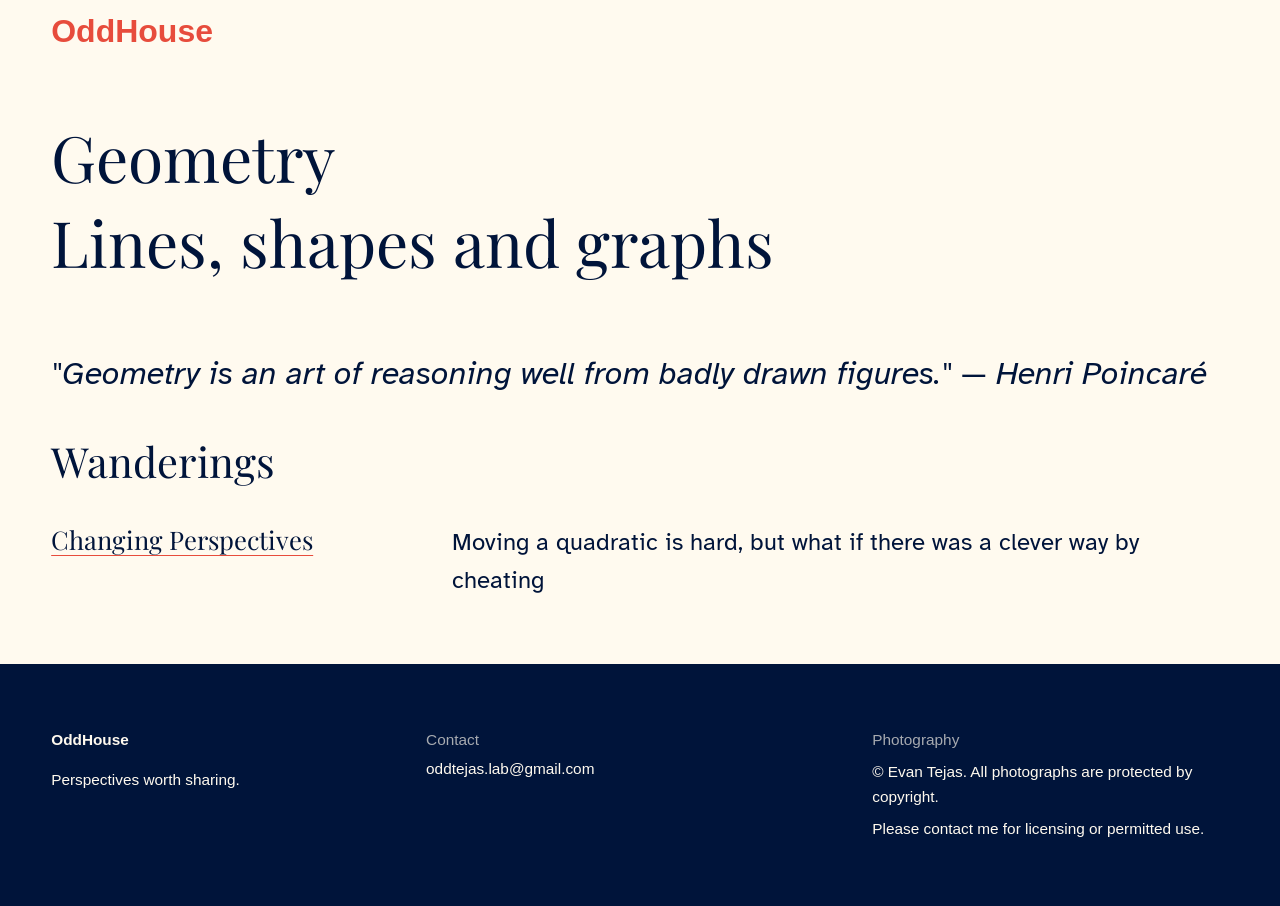
<file: maths/geometry.html>
<!DOCTYPE html>
<html lang="en">
    
<head>
    <meta charset="UTF-8">
    <meta name="viewport" content="width=device-width, initial-scale=1.0">
    <title> Mathematics @ geometry - OddHouse</title>
    <meta name="description" content="Geometry, lines, shapes and graphs explored visually at OddHouse.">
    <meta name="author" content="Evan Tejas">
    <meta name="theme-color" content="#FFFAEF">
    <link rel="canonical" href="https://oddtejas.github.io/maths/geometry.html">
    <meta property="og:type" content="article">
    <meta property="og:site_name" content="OddHouse">
    <meta property="og:title" content="Mathematics @ geometry - OddHouse">
    <meta property="og:description" content="Geometry, lines, shapes and graphs explored visually.">
    <meta property="og:url" content="https://oddtejas.github.io/maths/geometry.html">
    <meta property="og:image" content="https://oddtejas.github.io/assets/images/heroImage.webp">
    <meta property="og:image:alt" content="OddHouse hero artwork">
    <meta name="twitter:card" content="summary_large_image">
    <meta name="twitter:title" content="Mathematics @ geometry - OddHouse">
    <meta name="twitter:description" content="Geometry, lines, shapes and graphs explored visually.">
    <meta name="twitter:image" content="https://oddtejas.github.io/assets/images/heroImage.webp">
    <link rel="stylesheet" href="../assets/css/style.css">
    <link rel="stylesheet" href="../assets/css/maths.css">
    <link rel="preconnect" href="https://fonts.googleapis.com">
    <link rel="preconnect" href="https://fonts.gstatic.com" crossorigin>
    <link href="https://fonts.googleapis.com/css2?family=Atkinson+Hyperlegible:ital,wght@0,400;0,700;1,400;1,700&display=swap" rel="stylesheet">
    <link href="https://fonts.googleapis.com/css2?family=Playfair+Display:ital,wght@0,400..900;1,400..900&display=swap" rel="stylesheet">
    <link rel="stylesheet" href="https://fonts.googleapis.com/css2?family=Material+Symbols+Outlined:opsz,wght,FILL,GRAD@20..48,100..700,0..1,-50..200&icon_names=arrow_right_alt">
</head>

<body>
    <header>
             <a class="logoText" href="/" aria-label="OddHouse home">OddHouse</a>

    </header>
    <main>
        <section>
            <!--Hero must be outside of main section for proper margin alignment-->
           
        </section>
        <section class="main">
            <section aria-labelledby="geometry-title">
                <h1 class="heroText" id="geometry-title">Geometry <br> Lines, shapes and graphs</h1>
            </section> 
            <section>
                <p class="quote">"Geometry is an art of reasoning well from badly drawn figures." — Henri Poincaré</p>
            </section>
            <section aria-labelledby="wanderings">
                <h2 id="wanderings">Wanderings</h2>
                <div class="wander" data-topic="geometry"></div>
                <template id="topicArticleTemplate">
                    <article class="featuredGrid topicArticle">
                        <h3><a></a></h3>
                        <p></p>
                    </article>
                </template>
            </section>
          
        </section>
    </main>
    <footer id="footer" class="footerGrid"></footer>
    <script src="../assets/js/footer.js"></script>
    <script type="module" src="../assets/js/maths-topic-renderer.js"></script>

</body>
</html>
</file>
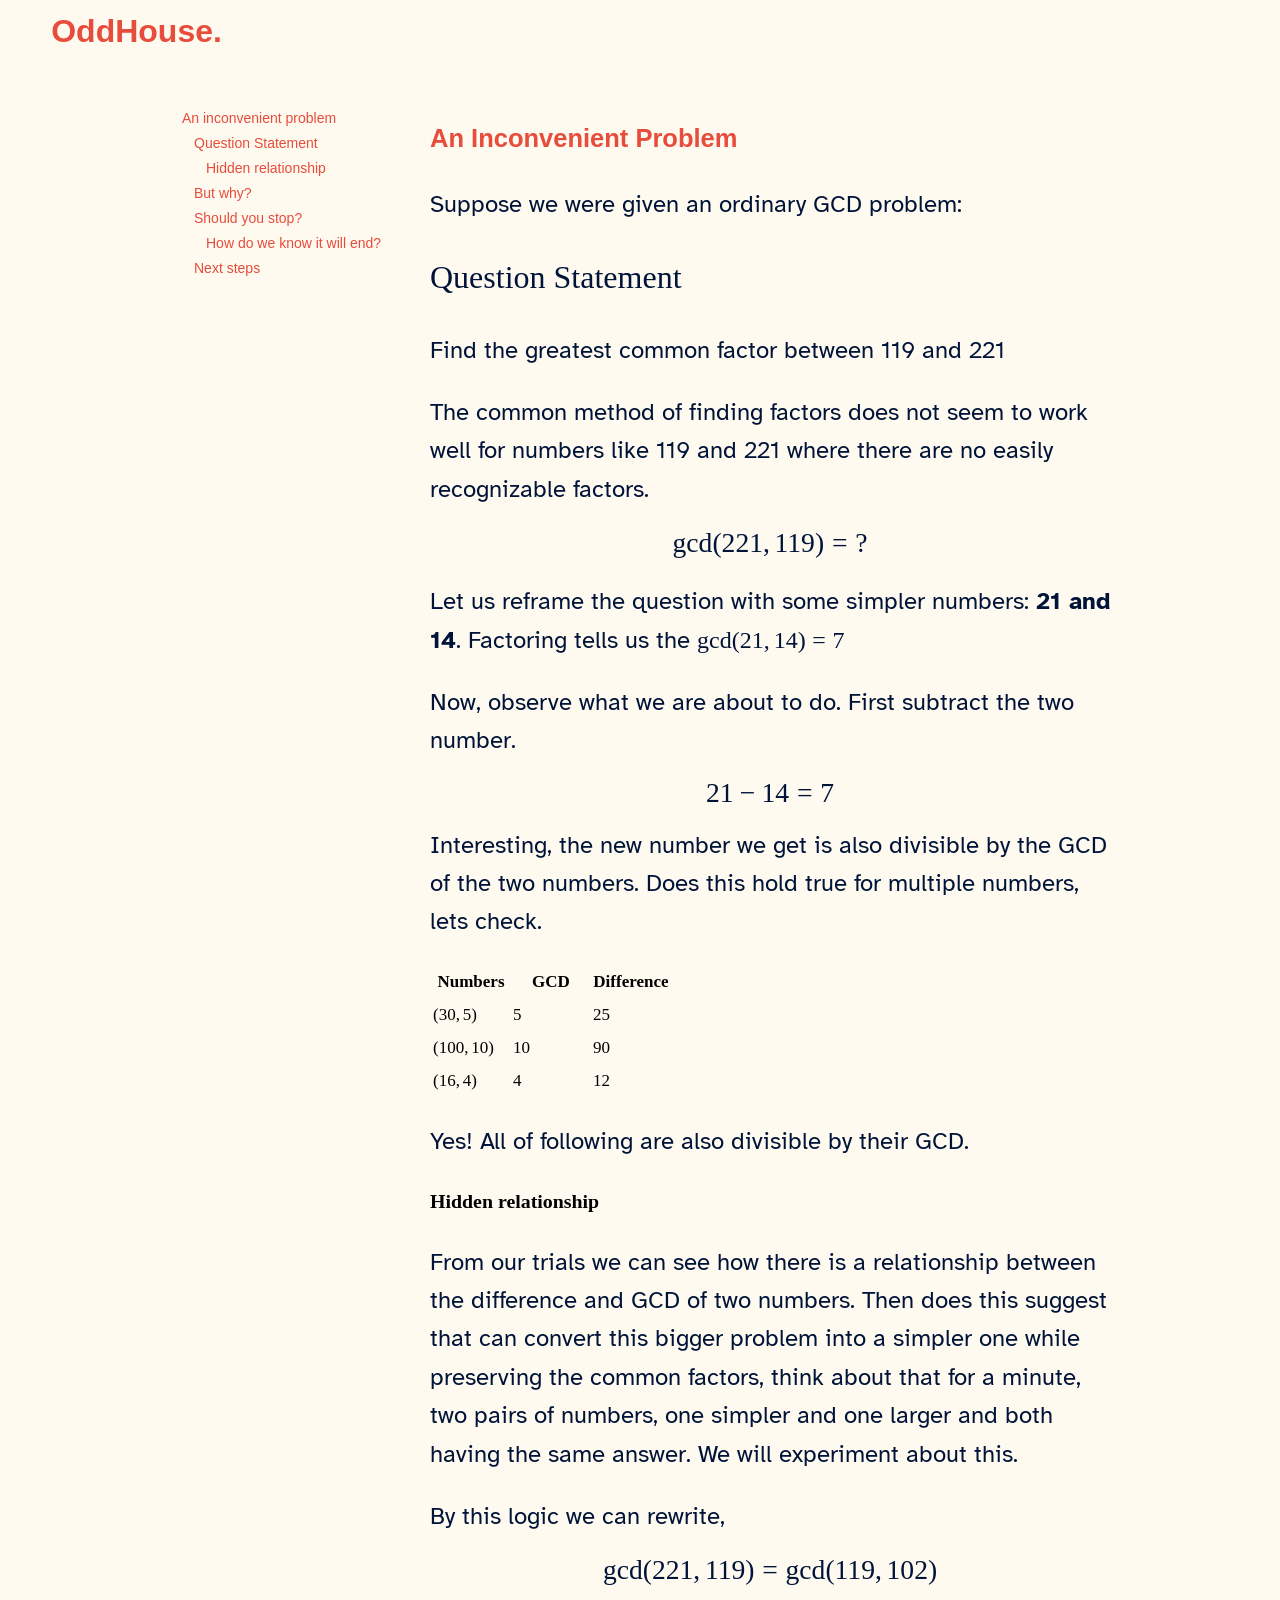
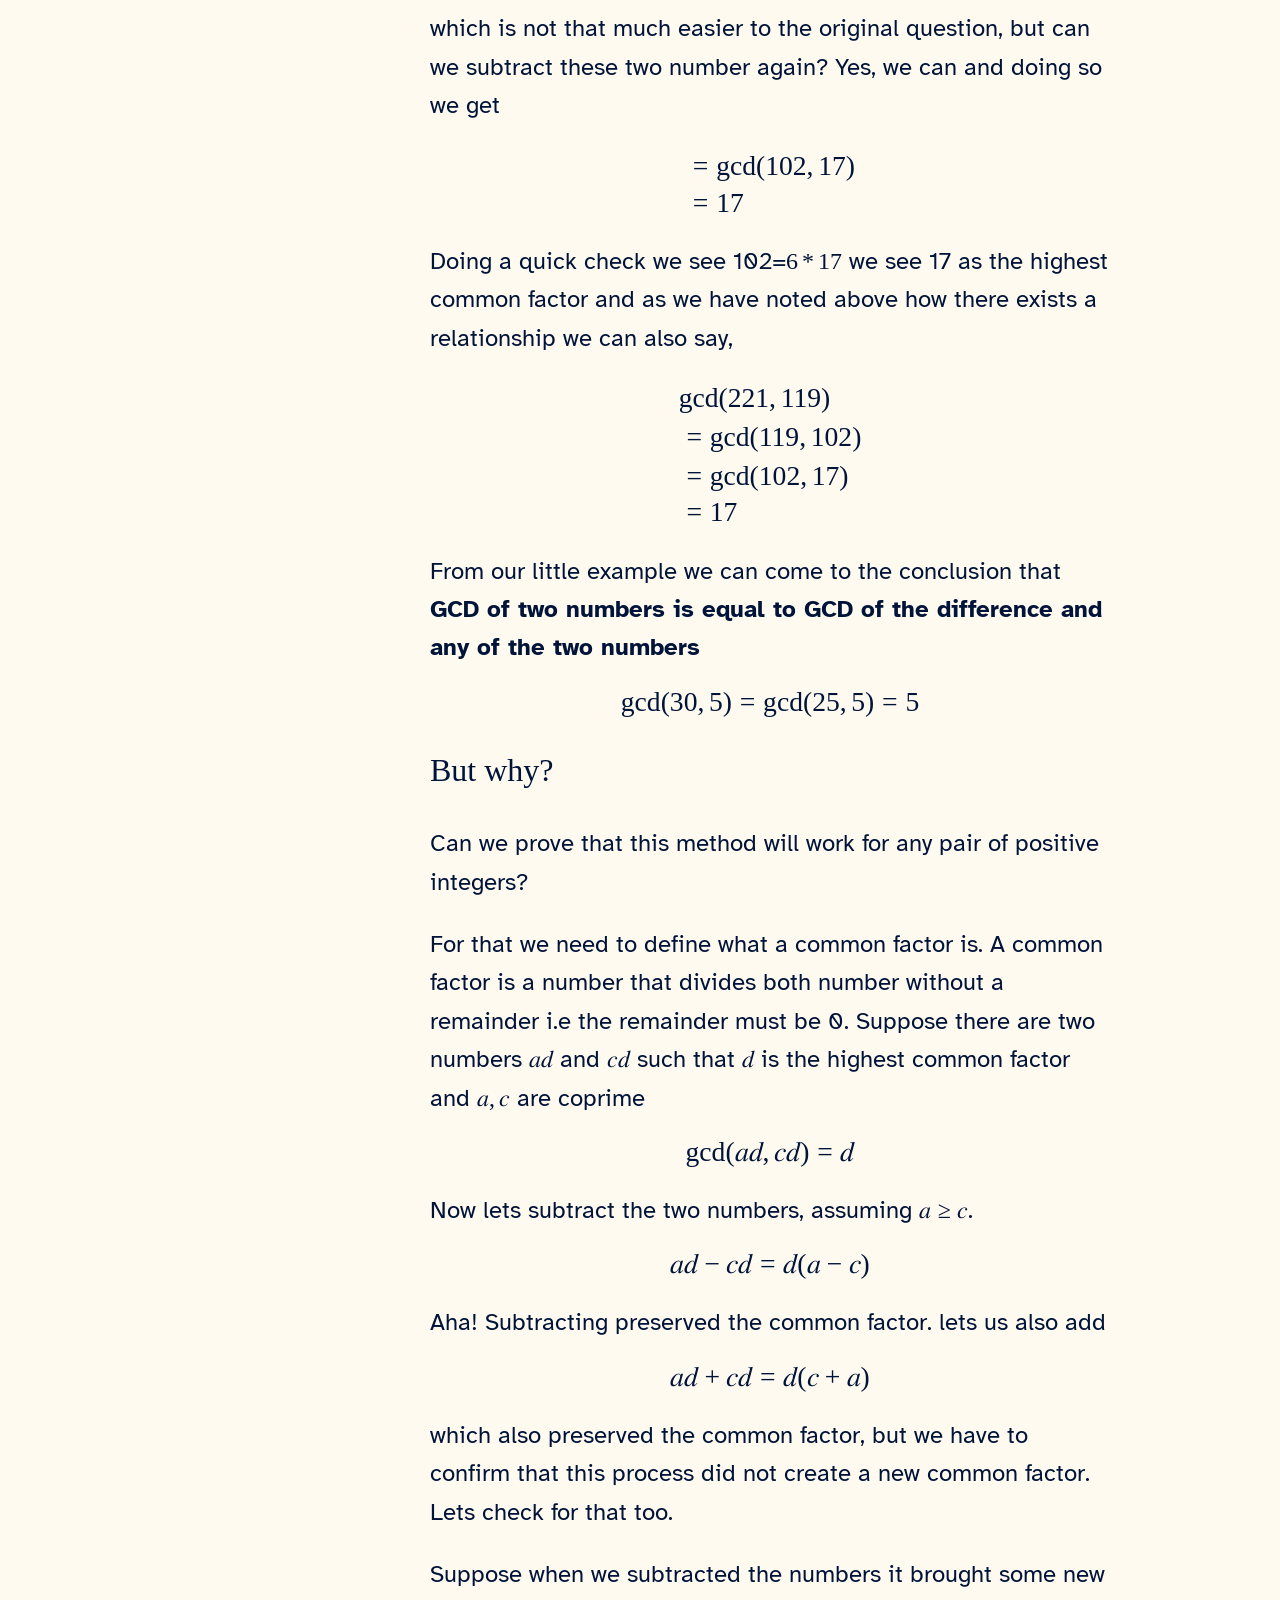
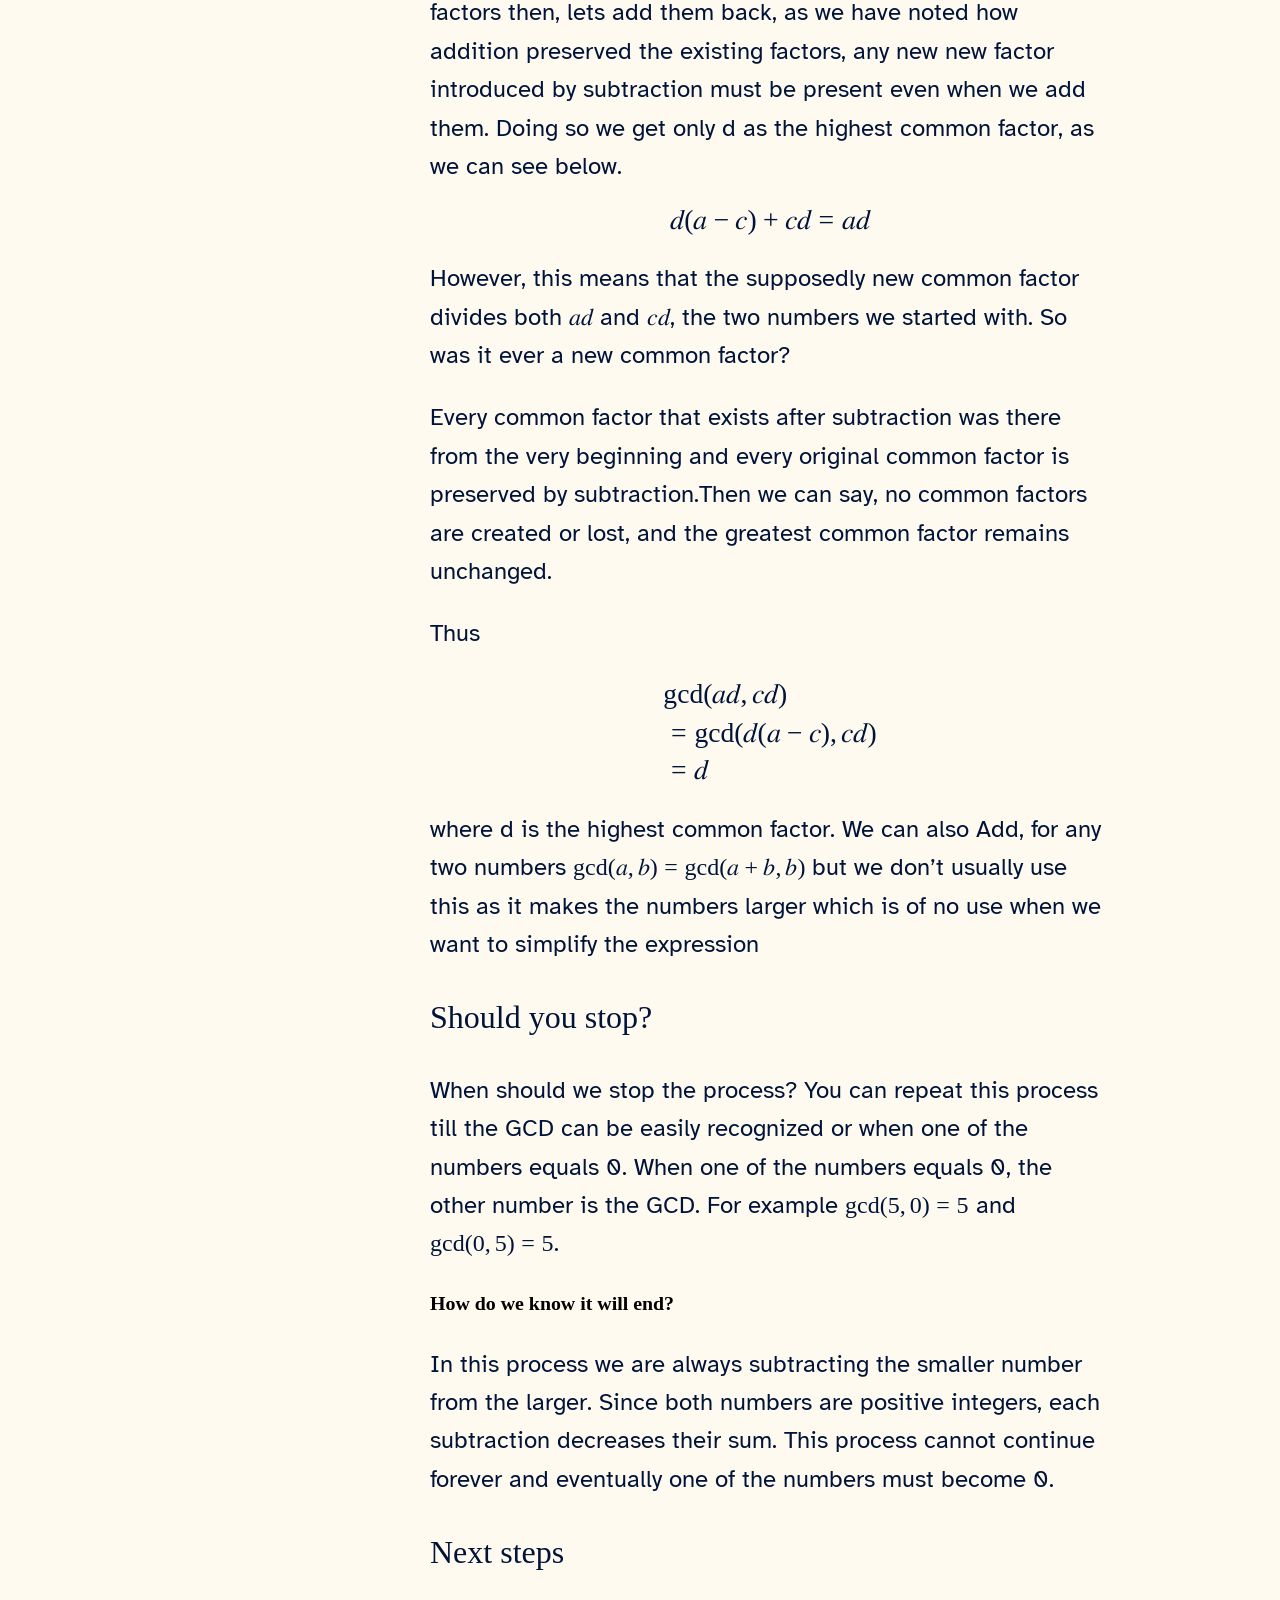
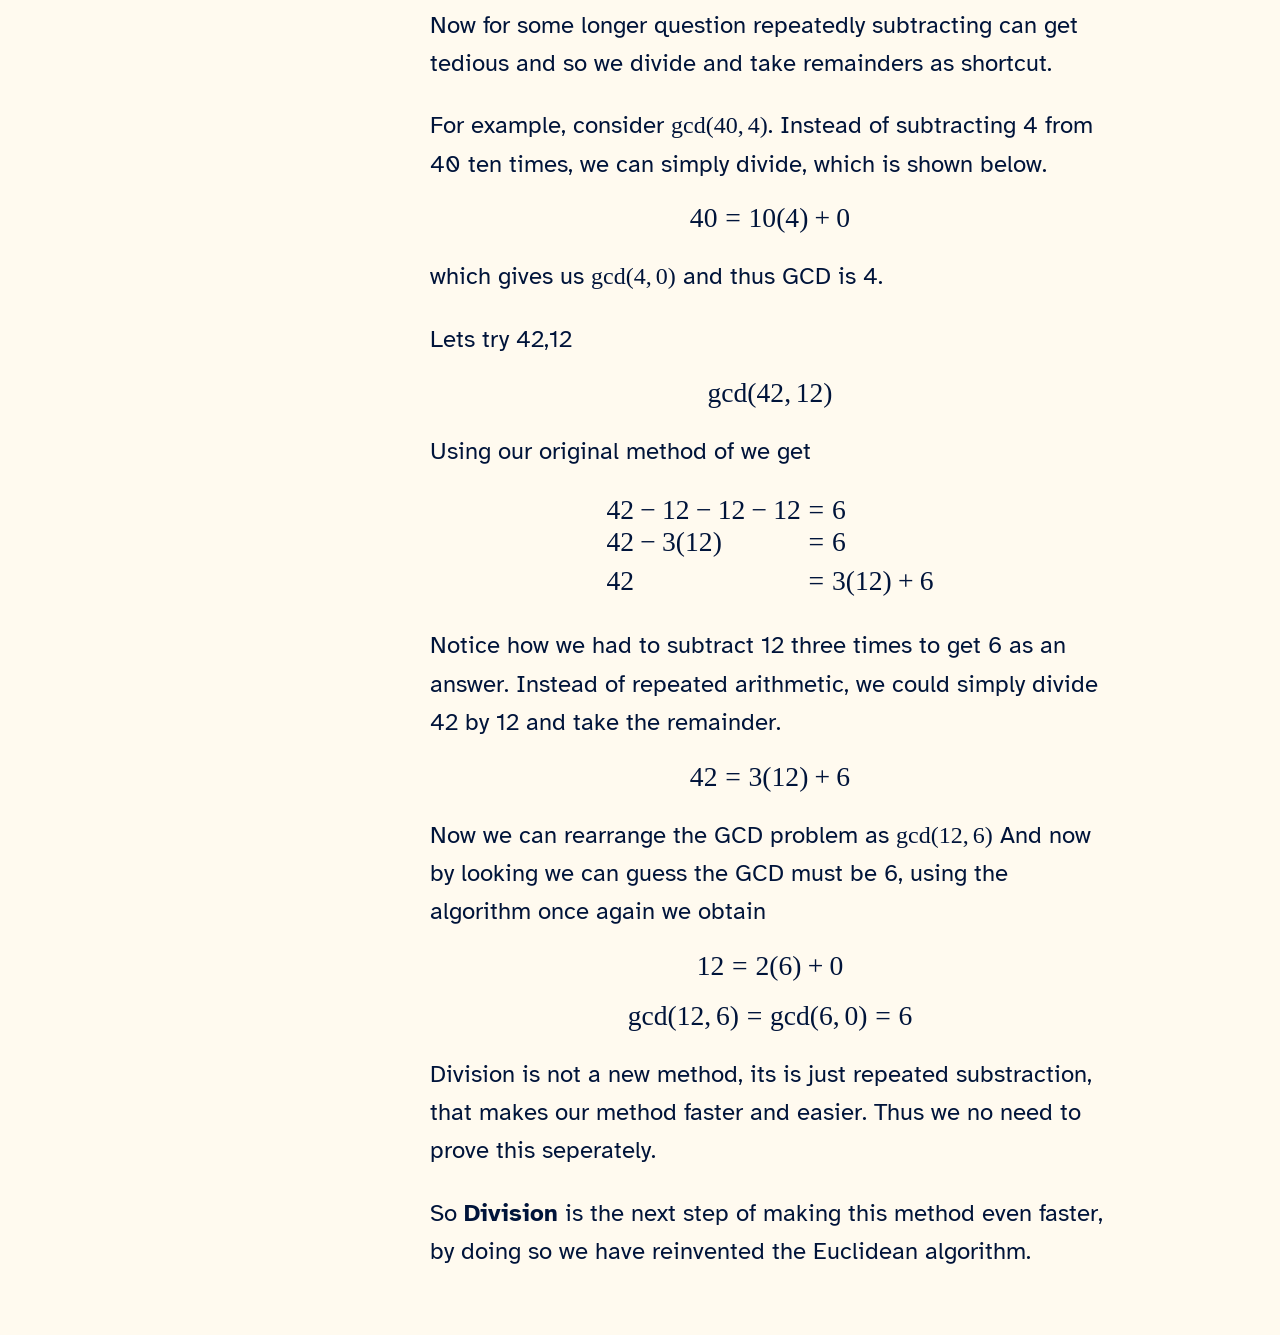
<file: maths/number-thoery/euclid-algo.html>
<!DOCTYPE html>
<html lang="en">
<head>
    <meta name="robots" content="noindex, nofollow">

    <meta charset="UTF-8">
    <meta name="viewport" content="width=device-width, initial-scale=1">
    <title>An Inconvenient Problem — OddHouse</title>
    <meta name="description" content="An interactive OddHouse exploration of euclid's algorithm and the greatest common divisor.">
    <meta name="author" content="Evan Tejas">
    <meta name="theme-color" content="#FFFAEF">
    <link rel="canonical" href="https://oddtejas.github.io/maths/euclid-algo.html">
    <meta property="og:type" content="article">
    <meta property="og:site_name" content="OddHouse">
    <meta property="og:title" content="An Inconvenient Problem — OddHouse">
    <meta property="og:description" content="An interactive exploration of euclid's algorithm and the greatest common divisor.">
    <meta property="og:url" content="https://oddtejas.github.io/maths/euclid-algo.html">
    <meta property="og:image" content="https://oddtejas.github.io/assets/images/heroImage.webp">
    <meta property="og:image:alt" content="OddHouse hero artwork">
    <meta name="twitter:card" content="summary_large_image">
    <meta name="twitter:title" content="An Inconvenient Problem — OddHouse">
    <meta name="twitter:description" content="An interactive exploration of euclid's algorithm and the greatest common divisor.">
    <meta name="twitter:image" content="https://oddtejas.github.io/assets/images/heroImage.webp">
    <link rel="stylesheet" href="/assets/css/style.css">
    <link rel="stylesheet" href="/assets/css/maths.css">
    <link rel="stylesheet" href="/maths/src/math-3c.css">
    <link rel="preconnect" href="https://fonts.googleapis.com">
    <link rel="preconnect" href="https://fonts.gstatic.com" crossorigin>
    <link href="https://fonts.googleapis.com/css2?family=Atkinson+Hyperlegible:ital,wght@0,400;0,700;1,400;1,700&display=swap" rel="stylesheet">
</head>

<body>

    <header class="navbar">
        <a class="logoText"href="/">OddHouse.</a>
    </header>

    <div class="article-layout">

        <aside class="contents">
            <ul>
            <li><a href="#an-inconvenient-problem"
            id="toc-an-inconvenient-problem">An inconvenient problem</a>
            <ul>
            <li><a href="#question-statement"
            id="toc-question-statement">Question Statement</a>
            <ul>
            <li><a href="#hidden-relationship"
            id="toc-hidden-relationship">Hidden relationship</a></li>
            </ul></li>
            <li><a href="#but-why" id="toc-but-why">But why?</a></li>
            <li><a href="#should-you-stop"
            id="toc-should-you-stop">Should you stop?</a>
            <ul>
            <li><a href="#how-do-we-know-it-will-end"
            id="toc-how-do-we-know-it-will-end">How do we know it will
            end?</a></li>
            </ul></li>
            <li><a href="#next-steps" id="toc-next-steps">Next
            steps</a></li>
            </ul></li>
            </ul>
        </aside>

        <article>
            <h1 id="an-inconvenient-problem">An Inconvenient
            Problem</h1>
            <p>Suppose we were given an ordinary GCD problem:</p>
            <h2 id="question-statement">Question Statement</h2>
            <p>Find the greatest common factor between 119 and 221</p>
            <p>The common method of finding factors does not seem to
            work well for numbers like 119 and 221 where there are no
            easily recognizable factors.</p>
            <p><math display="block" xmlns="http://www.w3.org/1998/Math/MathML"><semantics><mrow><mrow><mi mathvariant="normal">gcd</mi><mo>&#8289;</mo></mrow><mo stretchy="false" form="prefix">(</mo><mn>221</mn><mo>,</mo><mn>119</mn><mo stretchy="false" form="postfix">)</mo><mo>=</mo><mi>?</mi></mrow><annotation encoding="application/x-tex">\gcd(221,119) = ?</annotation></semantics></math>
            Let us reframe the question with some simpler numbers:
            <strong>21 and 14</strong>. Factoring tells us the
            <math display="inline" xmlns="http://www.w3.org/1998/Math/MathML"><semantics><mrow><mrow><mi mathvariant="normal">gcd</mi><mo>&#8289;</mo></mrow><mo stretchy="false" form="prefix">(</mo><mn>21</mn><mo>,</mo><mn>14</mn><mo stretchy="false" form="postfix">)</mo><mo>=</mo><mn>7</mn></mrow><annotation encoding="application/x-tex">\gcd(21,14) = 7</annotation></semantics></math></p>
            <p>Now, observe what we are about to do. First subtract the
            two number.
            <math display="block" xmlns="http://www.w3.org/1998/Math/MathML"><semantics><mrow><mn>21</mn><mo>−</mo><mn>14</mn><mo>=</mo><mn>7</mn></mrow><annotation encoding="application/x-tex">21 - 14 = 7</annotation></semantics></math>
            Interesting, the new number we get is also divisible by the
            GCD of the two numbers. Does this hold true for multiple
            numbers, lets check.</p>
            <table>
            <colgroup>
            <col style="width: 33%" />
            <col style="width: 33%" />
            <col style="width: 33%" />
            </colgroup>
            <thead>
            <tr>
            <th>Numbers</th>
            <th>GCD</th>
            <th>Difference</th>
            </tr>
            </thead>
            <tbody>
            <tr>
            <td><math display="inline" xmlns="http://www.w3.org/1998/Math/MathML"><semantics><mrow><mo stretchy="false" form="prefix">(</mo><mn>30</mn><mo>,</mo><mn>5</mn><mo stretchy="false" form="postfix">)</mo></mrow><annotation encoding="application/x-tex">(30,5)</annotation></semantics></math></td>
            <td><math display="inline" xmlns="http://www.w3.org/1998/Math/MathML"><semantics><mn>5</mn><annotation encoding="application/x-tex">5</annotation></semantics></math></td>
            <td><math display="inline" xmlns="http://www.w3.org/1998/Math/MathML"><semantics><mn>25</mn><annotation encoding="application/x-tex">25</annotation></semantics></math></td>
            </tr>
            <tr>
            <td><math display="inline" xmlns="http://www.w3.org/1998/Math/MathML"><semantics><mrow><mo stretchy="false" form="prefix">(</mo><mn>100</mn><mo>,</mo><mn>10</mn><mo stretchy="false" form="postfix">)</mo></mrow><annotation encoding="application/x-tex">(100,10)</annotation></semantics></math></td>
            <td><math display="inline" xmlns="http://www.w3.org/1998/Math/MathML"><semantics><mn>10</mn><annotation encoding="application/x-tex">10</annotation></semantics></math></td>
            <td><math display="inline" xmlns="http://www.w3.org/1998/Math/MathML"><semantics><mn>90</mn><annotation encoding="application/x-tex">90</annotation></semantics></math></td>
            </tr>
            <tr>
            <td><math display="inline" xmlns="http://www.w3.org/1998/Math/MathML"><semantics><mrow><mo stretchy="false" form="prefix">(</mo><mn>16</mn><mo>,</mo><mn>4</mn><mo stretchy="false" form="postfix">)</mo></mrow><annotation encoding="application/x-tex">(16,4)</annotation></semantics></math></td>
            <td><math display="inline" xmlns="http://www.w3.org/1998/Math/MathML"><semantics><mn>4</mn><annotation encoding="application/x-tex">4</annotation></semantics></math></td>
            <td><math display="inline" xmlns="http://www.w3.org/1998/Math/MathML"><semantics><mn>12</mn><annotation encoding="application/x-tex">12</annotation></semantics></math></td>
            </tr>
            </tbody>
            </table>
            <p>Yes! All of following are also divisible by their
            GCD.</p>
            <h3 id="hidden-relationship">Hidden relationship</h3>
            <p>From our trials we can see how there is a relationship
            between the difference and GCD of two numbers. Then does
            this suggest that can convert this bigger problem into a
            simpler one while preserving the common factors, think about
            that for a minute, two pairs of numbers, one simpler and one
            larger and both having the same answer. We will experiment
            about this.</p>
            <p>By this logic we can rewrite,</p>
            <p><math display="block" xmlns="http://www.w3.org/1998/Math/MathML"><semantics><mrow><mrow><mi mathvariant="normal">gcd</mi><mo>&#8289;</mo></mrow><mo stretchy="false" form="prefix">(</mo><mn>221</mn><mo>,</mo><mn>119</mn><mo stretchy="false" form="postfix">)</mo><mo>=</mo><mrow><mi mathvariant="normal">gcd</mi><mo>&#8289;</mo></mrow><mo stretchy="false" form="prefix">(</mo><mn>119</mn><mo>,</mo><mn>102</mn><mo stretchy="false" form="postfix">)</mo></mrow><annotation encoding="application/x-tex">\gcd(221,119) = \gcd(119,102)</annotation></semantics></math>
            which is not that much easier to the original question, but
            can we subtract these two number again? Yes, we can and
            doing so we get
            <math display="block" xmlns="http://www.w3.org/1998/Math/MathML"><semantics><mtable><mtr><mtd columnalign="right" style="text-align: right; padding-right: 0"></mtd><mtd columnalign="left" style="text-align: left; padding-left: 0"><mo>=</mo><mrow><mi mathvariant="normal">gcd</mi><mo>&#8289;</mo></mrow><mo stretchy="false" form="prefix">(</mo><mn>102</mn><mo>,</mo><mn>17</mn><mo stretchy="false" form="postfix">)</mo></mtd></mtr><mtr><mtd columnalign="right" style="text-align: right; padding-right: 0"></mtd><mtd columnalign="left" style="text-align: left; padding-left: 0"><mo>=</mo><mn>17</mn></mtd></mtr></mtable><annotation encoding="application/x-tex">\begin{aligned}
             &amp; = \gcd(102,17) \\
             &amp; = 17
            \end{aligned}</annotation></semantics></math> Doing a quick
            check we see
            102=<math display="inline" xmlns="http://www.w3.org/1998/Math/MathML"><semantics><mrow><mn>6</mn><mo>*</mo><mn>17</mn></mrow><annotation encoding="application/x-tex">6 \ast 17</annotation></semantics></math>
            we see 17 as the highest common factor and as we have noted
            above how there exists a relationship we can also say,
            <math display="block" xmlns="http://www.w3.org/1998/Math/MathML"><semantics><mtable><mtr><mtd columnalign="right" style="text-align: right; padding-right: 0"></mtd><mtd columnalign="left" style="text-align: left; padding-left: 0"><mrow><mi mathvariant="normal">gcd</mi><mo>&#8289;</mo></mrow><mo stretchy="false" form="prefix">(</mo><mn>221</mn><mo>,</mo><mn>119</mn><mo stretchy="false" form="postfix">)</mo></mtd></mtr><mtr><mtd columnalign="right" style="text-align: right; padding-right: 0"></mtd><mtd columnalign="left" style="text-align: left; padding-left: 0"><mo>=</mo><mrow><mi mathvariant="normal">gcd</mi><mo>&#8289;</mo></mrow><mo stretchy="false" form="prefix">(</mo><mn>119</mn><mo>,</mo><mn>102</mn><mo stretchy="false" form="postfix">)</mo></mtd></mtr><mtr><mtd columnalign="right" style="text-align: right; padding-right: 0"></mtd><mtd columnalign="left" style="text-align: left; padding-left: 0"><mo>=</mo><mrow><mi mathvariant="normal">gcd</mi><mo>&#8289;</mo></mrow><mo stretchy="false" form="prefix">(</mo><mn>102</mn><mo>,</mo><mn>17</mn><mo stretchy="false" form="postfix">)</mo></mtd></mtr><mtr><mtd columnalign="right" style="text-align: right; padding-right: 0"></mtd><mtd columnalign="left" style="text-align: left; padding-left: 0"><mo>=</mo><mn>17</mn></mtd></mtr></mtable><annotation encoding="application/x-tex">\begin{aligned}
             &amp; \gcd(221,119) \\
             &amp; = \gcd(119,102) \\
             &amp; = \gcd(102,17) \\
             &amp; = 17
            \end{aligned}</annotation></semantics></math></p>
            <p>From our little example we can come to the conclusion
            that <strong>GCD of two numbers is equal to GCD of the
            difference and any of the two numbers </strong>
            <math display="block" xmlns="http://www.w3.org/1998/Math/MathML"><semantics><mrow><mrow><mi mathvariant="normal">gcd</mi><mo>&#8289;</mo></mrow><mo stretchy="false" form="prefix">(</mo><mn>30</mn><mo>,</mo><mn>5</mn><mo stretchy="false" form="postfix">)</mo><mo>=</mo><mrow><mi mathvariant="normal">gcd</mi><mo>&#8289;</mo></mrow><mo stretchy="false" form="prefix">(</mo><mn>25</mn><mo>,</mo><mn>5</mn><mo stretchy="false" form="postfix">)</mo><mo>=</mo><mn>5</mn></mrow><annotation encoding="application/x-tex">\gcd(30,5) = \gcd(25,5) = 5</annotation></semantics></math></p>
            <h2 id="but-why">But why?</h2>
            <p>Can we prove that this method will work for any pair of
            positive integers?</p>
            <p>For that we need to define what a common factor is. A
            common factor is a number that divides both number without a
            remainder i.e the remainder must be 0. Suppose there are two
            numbers
            <strong><math display="inline" xmlns="http://www.w3.org/1998/Math/MathML"><semantics><mrow><mi>a</mi><mi>d</mi></mrow><annotation encoding="application/x-tex">ad</annotation></semantics></math></strong>
            and
            <strong><math display="inline" xmlns="http://www.w3.org/1998/Math/MathML"><semantics><mrow><mi>c</mi><mi>d</mi></mrow><annotation encoding="application/x-tex">cd</annotation></semantics></math></strong>
            such that
            <math display="inline" xmlns="http://www.w3.org/1998/Math/MathML"><semantics><mi>d</mi><annotation encoding="application/x-tex">d</annotation></semantics></math>
            is the highest common factor and
            <math display="inline" xmlns="http://www.w3.org/1998/Math/MathML"><semantics><mrow><mi>a</mi><mo>,</mo><mi>c</mi></mrow><annotation encoding="application/x-tex">a,c</annotation></semantics></math>
            are coprime
            <math display="block" xmlns="http://www.w3.org/1998/Math/MathML"><semantics><mrow><mrow><mi mathvariant="normal">gcd</mi><mo>&#8289;</mo></mrow><mo stretchy="false" form="prefix">(</mo><mi>a</mi><mi>d</mi><mo>,</mo><mi>c</mi><mi>d</mi><mo stretchy="false" form="postfix">)</mo><mo>=</mo><mi>d</mi></mrow><annotation encoding="application/x-tex">\gcd(ad,cd) = d</annotation></semantics></math>
            Now lets subtract the two numbers, assuming
            <math display="inline" xmlns="http://www.w3.org/1998/Math/MathML"><semantics><mrow><mi>a</mi><mo>≥</mo><mi>c</mi></mrow><annotation encoding="application/x-tex">a \geq c</annotation></semantics></math>.
            <math display="block" xmlns="http://www.w3.org/1998/Math/MathML"><semantics><mrow><mi>a</mi><mi>d</mi><mo>−</mo><mi>c</mi><mi>d</mi><mo>=</mo><mi>d</mi><mo stretchy="false" form="prefix">(</mo><mi>a</mi><mo>−</mo><mi>c</mi><mo stretchy="false" form="postfix">)</mo></mrow><annotation encoding="application/x-tex">ad - cd = d(a - c)</annotation></semantics></math>
            Aha! Subtracting preserved the common factor. lets us also
            add
            <math display="block" xmlns="http://www.w3.org/1998/Math/MathML"><semantics><mrow><mi>a</mi><mi>d</mi><mo>+</mo><mi>c</mi><mi>d</mi><mo>=</mo><mi>d</mi><mo stretchy="false" form="prefix">(</mo><mi>c</mi><mo>+</mo><mi>a</mi><mo stretchy="false" form="postfix">)</mo></mrow><annotation encoding="application/x-tex">ad + cd = d(c + a)</annotation></semantics></math>
            which also preserved the common factor, but we have to
            confirm that this process did not create a new common
            factor. Lets check for that too.</p>
            <p>Suppose when we subtracted the numbers it brought some
            new factors then, lets add them back, as we have noted how
            addition preserved the existing factors, any new new factor
            introduced by subtraction must be present even when we add
            them. Doing so we get only d as the highest common factor,
            as we can see below.
            <math display="block" xmlns="http://www.w3.org/1998/Math/MathML"><semantics><mrow><mi>d</mi><mo stretchy="false" form="prefix">(</mo><mi>a</mi><mo>−</mo><mi>c</mi><mo stretchy="false" form="postfix">)</mo><mo>+</mo><mi>c</mi><mi>d</mi><mo>=</mo><mi>a</mi><mi>d</mi></mrow><annotation encoding="application/x-tex">d(a - c) + cd = ad</annotation></semantics></math></p>
            <p>However, this means that the supposedly new common factor
            divides both
            <math display="inline" xmlns="http://www.w3.org/1998/Math/MathML"><semantics><mrow><mi>a</mi><mi>d</mi></mrow><annotation encoding="application/x-tex">ad</annotation></semantics></math>
            and
            <math display="inline" xmlns="http://www.w3.org/1998/Math/MathML"><semantics><mrow><mi>c</mi><mi>d</mi></mrow><annotation encoding="application/x-tex">cd</annotation></semantics></math>,
            the two numbers we started with. So was it ever a new common
            factor?</p>
            <p>Every common factor that exists after subtraction was
            there from the very beginning and every original common
            factor is preserved by subtraction.Then we can say, no
            common factors are created or lost, and the greatest common
            factor remains unchanged.</p>
            <p>Thus
            <math display="block" xmlns="http://www.w3.org/1998/Math/MathML"><semantics><mtable><mtr><mtd columnalign="right" style="text-align: right; padding-right: 0"></mtd><mtd columnalign="left" style="text-align: left; padding-left: 0"><mrow><mi mathvariant="normal">gcd</mi><mo>&#8289;</mo></mrow><mo stretchy="false" form="prefix">(</mo><mi>a</mi><mi>d</mi><mo>,</mo><mi>c</mi><mi>d</mi><mo stretchy="false" form="postfix">)</mo></mtd></mtr><mtr><mtd columnalign="right" style="text-align: right; padding-right: 0"></mtd><mtd columnalign="left" style="text-align: left; padding-left: 0"><mo>=</mo><mrow><mi mathvariant="normal">gcd</mi><mo>&#8289;</mo></mrow><mo stretchy="false" form="prefix">(</mo><mi>d</mi><mo stretchy="false" form="prefix">(</mo><mi>a</mi><mo>−</mo><mi>c</mi><mo stretchy="false" form="postfix">)</mo><mo>,</mo><mi>c</mi><mi>d</mi><mo stretchy="false" form="postfix">)</mo></mtd></mtr><mtr><mtd columnalign="right" style="text-align: right; padding-right: 0"></mtd><mtd columnalign="left" style="text-align: left; padding-left: 0"><mo>=</mo><mi>d</mi></mtd></mtr></mtable><annotation encoding="application/x-tex">\begin{aligned}
             &amp; \gcd(ad,cd) \\
             &amp; = \gcd(d(a - c),cd) \\
             &amp; = d
            \end{aligned}</annotation></semantics></math> where d is the
            highest common factor. We can also Add, for any two numbers
            <math display="inline" xmlns="http://www.w3.org/1998/Math/MathML"><semantics><mrow><mrow><mi mathvariant="normal">gcd</mi><mo>&#8289;</mo></mrow><mo stretchy="false" form="prefix">(</mo><mi>a</mi><mo>,</mo><mi>b</mi><mo stretchy="false" form="postfix">)</mo><mo>=</mo><mrow><mi mathvariant="normal">gcd</mi><mo>&#8289;</mo></mrow><mo stretchy="false" form="prefix">(</mo><mi>a</mi><mo>+</mo><mi>b</mi><mo>,</mo><mi>b</mi><mo stretchy="false" form="postfix">)</mo></mrow><annotation encoding="application/x-tex">\gcd(a,b) = \gcd(a + b,b)</annotation></semantics></math>
            but we don’t usually use this as it makes the numbers larger
            which is of no use when we want to simplify the
            expression</p>
            <h2 id="should-you-stop">Should you stop?</h2>
            <p>When should we stop the process? You can repeat this
            process till the GCD can be easily recognized or when one of
            the numbers equals 0. When one of the numbers equals 0, the
            other number is the GCD. For example
            <math display="inline" xmlns="http://www.w3.org/1998/Math/MathML"><semantics><mrow><mrow><mi mathvariant="normal">gcd</mi><mo>&#8289;</mo></mrow><mo stretchy="false" form="prefix">(</mo><mn>5</mn><mo>,</mo><mn>0</mn><mo stretchy="false" form="postfix">)</mo><mo>=</mo><mn>5</mn></mrow><annotation encoding="application/x-tex">\gcd(5,0) = 5</annotation></semantics></math>
            and
            <math display="inline" xmlns="http://www.w3.org/1998/Math/MathML"><semantics><mrow><mrow><mi mathvariant="normal">gcd</mi><mo>&#8289;</mo></mrow><mo stretchy="false" form="prefix">(</mo><mn>0</mn><mo>,</mo><mn>5</mn><mo stretchy="false" form="postfix">)</mo><mo>=</mo><mn>5</mn></mrow><annotation encoding="application/x-tex">\gcd(0,5) = 5</annotation></semantics></math>.</p>
            <h3 id="how-do-we-know-it-will-end">How do we know it will
            end?</h3>
            <p>In this process we are always subtracting the smaller
            number from the larger. Since both numbers are positive
            integers, each subtraction decreases their sum. This process
            cannot continue forever and eventually one of the numbers
            must become 0.</p>
            <h2 id="next-steps">Next steps</h2>
            <p>Now for some longer question repeatedly subtracting can
            get tedious and so we divide and take remainders as
            shortcut.</p>
            <p>For example, consider
            <math display="inline" xmlns="http://www.w3.org/1998/Math/MathML"><semantics><mrow><mrow><mi mathvariant="normal">gcd</mi><mo>&#8289;</mo></mrow><mo stretchy="false" form="prefix">(</mo><mn>40</mn><mo>,</mo><mn>4</mn><mo stretchy="false" form="postfix">)</mo></mrow><annotation encoding="application/x-tex">\gcd(40,4)</annotation></semantics></math>.
            Instead of subtracting 4 from 40 ten times, we can simply
            divide, which is shown below.
            <math display="block" xmlns="http://www.w3.org/1998/Math/MathML"><semantics><mrow><mn>40</mn><mo>=</mo><mn>10</mn><mo stretchy="false" form="prefix">(</mo><mn>4</mn><mo stretchy="false" form="postfix">)</mo><mo>+</mo><mn>0</mn></mrow><annotation encoding="application/x-tex">40 = 10(4) + 0</annotation></semantics></math>
            which gives us
            <math display="inline" xmlns="http://www.w3.org/1998/Math/MathML"><semantics><mrow><mrow><mi mathvariant="normal">gcd</mi><mo>&#8289;</mo></mrow><mo stretchy="false" form="prefix">(</mo><mn>4</mn><mo>,</mo><mn>0</mn><mo stretchy="false" form="postfix">)</mo></mrow><annotation encoding="application/x-tex">\gcd(4,0)</annotation></semantics></math>
            and thus GCD is 4.</p>
            <p>Lets try 42,12</p>
            <p><math display="block" xmlns="http://www.w3.org/1998/Math/MathML"><semantics><mrow><mrow><mi mathvariant="normal">gcd</mi><mo>&#8289;</mo></mrow><mo stretchy="false" form="prefix">(</mo><mn>42</mn><mo>,</mo><mn>12</mn><mo stretchy="false" form="postfix">)</mo></mrow><annotation encoding="application/x-tex">\gcd(42,12)</annotation></semantics></math></p>
            <p>Using our original method of we get
            <math display="block" xmlns="http://www.w3.org/1998/Math/MathML"><semantics><mtable><mtr><mtd columnalign="right" style="text-align: right; padding-right: 0"><mn>42</mn><mo>−</mo><mn>12</mn><mo>−</mo><mn>12</mn><mo>−</mo><mn>12</mn></mtd><mtd columnalign="left" style="text-align: left; padding-left: 0"><mo>=</mo><mn>6</mn></mtd></mtr><mtr><mtd columnalign="right" style="text-align: right; padding-right: 0"><mn>42</mn><mo>−</mo><mn>3</mn><mo stretchy="false" form="prefix">(</mo><mn>12</mn><mo stretchy="false" form="postfix">)</mo></mtd><mtd columnalign="left" style="text-align: left; padding-left: 0"><mo>=</mo><mn>6</mn></mtd></mtr><mtr><mtd columnalign="right" style="text-align: right; padding-right: 0"><mn>42</mn></mtd><mtd columnalign="left" style="text-align: left; padding-left: 0"><mo>=</mo><mn>3</mn><mo stretchy="false" form="prefix">(</mo><mn>12</mn><mo stretchy="false" form="postfix">)</mo><mo>+</mo><mn>6</mn></mtd></mtr></mtable><annotation encoding="application/x-tex">\begin{aligned}
            42 - 12 - 12 - 12 &amp; = 6 \\
            42 - 3(12) &amp; = 6 \\
            42 &amp; = 3(12) + 6
            \end{aligned}</annotation></semantics></math></p>
            <p>Notice how we had to subtract 12 three times to get 6 as
            an answer. Instead of repeated arithmetic, we could simply
            divide 42 by 12 and take the remainder.</p>
            <p><math display="block" xmlns="http://www.w3.org/1998/Math/MathML"><semantics><mrow><mn>42</mn><mo>=</mo><mn>3</mn><mo stretchy="false" form="prefix">(</mo><mn>12</mn><mo stretchy="false" form="postfix">)</mo><mo>+</mo><mn>6</mn></mrow><annotation encoding="application/x-tex">42 = 3(12) + 6</annotation></semantics></math></p>
            <p>Now we can rearrange the GCD problem as
            <math display="inline" xmlns="http://www.w3.org/1998/Math/MathML"><semantics><mrow><mrow><mi mathvariant="normal">gcd</mi><mo>&#8289;</mo></mrow><mo stretchy="false" form="prefix">(</mo><mn>12</mn><mo>,</mo><mn>6</mn><mo stretchy="false" form="postfix">)</mo></mrow><annotation encoding="application/x-tex">\gcd(12,6)</annotation></semantics></math>
            And now by looking we can guess the GCD must be 6, using the
            algorithm once again we obtain</p>
            <p><math display="block" xmlns="http://www.w3.org/1998/Math/MathML"><semantics><mrow><mn>12</mn><mo>=</mo><mn>2</mn><mo stretchy="false" form="prefix">(</mo><mn>6</mn><mo stretchy="false" form="postfix">)</mo><mo>+</mo><mn>0</mn></mrow><annotation encoding="application/x-tex">12 = 2(6) + 0</annotation></semantics></math></p>
            <p><math display="block" xmlns="http://www.w3.org/1998/Math/MathML"><semantics><mrow><mrow><mi mathvariant="normal">gcd</mi><mo>&#8289;</mo></mrow><mo stretchy="false" form="prefix">(</mo><mn>12</mn><mo>,</mo><mn>6</mn><mo stretchy="false" form="postfix">)</mo><mo>=</mo><mrow><mi mathvariant="normal">gcd</mi><mo>&#8289;</mo></mrow><mo stretchy="false" form="prefix">(</mo><mn>6</mn><mo>,</mo><mn>0</mn><mo stretchy="false" form="postfix">)</mo><mo>=</mo><mn>6</mn></mrow><annotation encoding="application/x-tex">\gcd(12,6) = \gcd(6,0) = 6</annotation></semantics></math></p>
            <p>Division is not a new method, its is just repeated
            substraction, that makes our method faster and easier. Thus
            we no need to prove this seperately.</p>
            <p>So <strong>Division</strong> is the next step of making
            this method even faster, by doing so we have reinvented the
            Euclidean algorithm.</p>
        </article>

    </div>

</body>
</html>
</file>
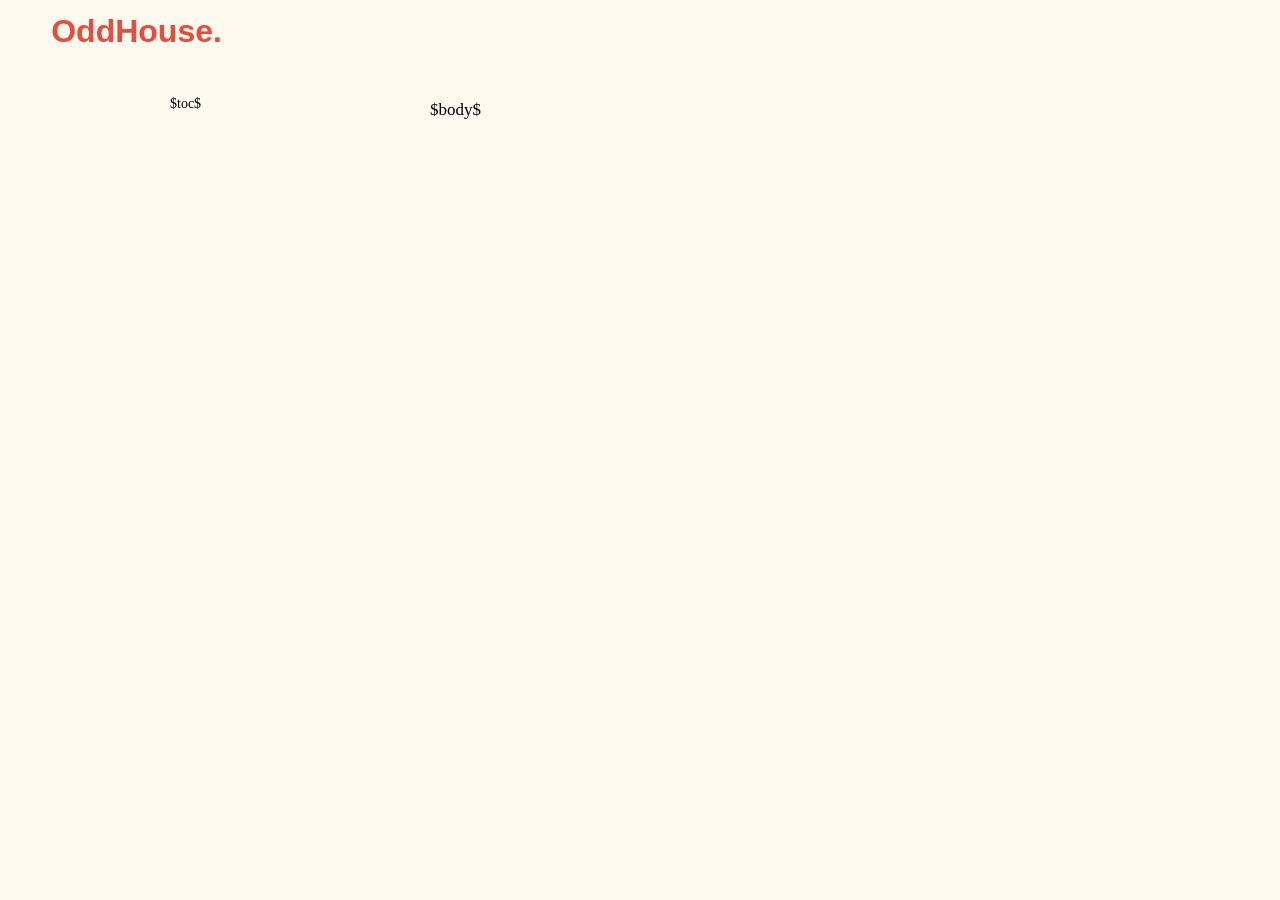
<file: maths/template/math-template.html>
<!DOCTYPE html>
<html lang="en">
<head>
    <meta name="robots" content="noindex, nofollow">

    <meta charset="UTF-8">
    <meta name="viewport" content="width=device-width, initial-scale=1">
    <title>$pagetitle$ — OddHouse</title>
    <meta name="description" content="An interactive OddHouse exploration of euclid's algorithm and the greatest common divisor.">
    <meta name="author" content="Evan Tejas">
    <meta name="theme-color" content="#FFFAEF">
    <link rel="canonical" href="https://oddtejas.github.io/maths/euclid-algo.html">
    <meta property="og:type" content="article">
    <meta property="og:site_name" content="OddHouse">
    <meta property="og:title" content="$pagetitle$ — OddHouse">
    <meta property="og:description" content="An interactive exploration of euclid's algorithm and the greatest common divisor.">
    <meta property="og:url" content="https://oddtejas.github.io/maths/euclid-algo.html">
    <meta property="og:image" content="https://oddtejas.github.io/assets/images/heroImage.webp">
    <meta property="og:image:alt" content="OddHouse hero artwork">
    <meta name="twitter:card" content="summary_large_image">
    <meta name="twitter:title" content="$pagetitle$ — OddHouse">
    <meta name="twitter:description" content="An interactive exploration of euclid's algorithm and the greatest common divisor.">
    <meta name="twitter:image" content="https://oddtejas.github.io/assets/images/heroImage.webp">
    <link rel="stylesheet" href="/assets/css/style.css">
    <link rel="stylesheet" href="/assets/css/maths.css">
    <link rel="stylesheet" href="/maths/src/math-3c.css">
    <link rel="preconnect" href="https://fonts.googleapis.com">
    <link rel="preconnect" href="https://fonts.gstatic.com" crossorigin>
    <link href="https://fonts.googleapis.com/css2?family=Atkinson+Hyperlegible:ital,wght@0,400;0,700;1,400;1,700&display=swap" rel="stylesheet">
</head>

<body>

    <header class="navbar">
        <a class="logoText"href="/">OddHouse.</a>
    </header>

    <div class="article-layout">

        <aside class="contents">
            $toc$
        </aside>

        <article>
            $body$
        </article>

    </div>

</body>
</html>
</file>
<file: assets/css/style.css>
/*Some tokens for quick use*/
:root{
    /* Colors */
    --bg: #FFFAEF;
    --text: #00143A;
    --accent: #E74C3C;
    --accent2:#262c3a;
    --accent2-light:#262c3ac8;
    /*Fonts*/
    --serif:"Playfair Display", serif;
    --para:"Atkinson Hyperlegible",Arial, sans-serif;
    --brandfont:"Helvetica Neue", Helvetica, Arial, sans-serif;
    /* Typography */
    --text-sm: 0.9rem;
    --text-base: 1rem;
    --text-lg: 1.5rem;
    --text-xl: clamp(2rem, 4vw, 3.5rem);
    --text-body: clamp(0.7rem, 3vw, 1.5rem);
    --text-logo: clamp(1rem, 4vw, 2rem);
    --text-link: clamp(1rem, 1.7vw, 2rem);
    --text-heading: clamp(1rem, 5vw, 2rem);
    --text-display: clamp(2rem, 5vw, 5rem);
    --text-subtitle: clamp(1.5rem, 4vw, 3rem);
    --text-footer: clamp(0.9rem, 1.2vw, 2rem);
    --text-introduction: clamp(1rem, 1.5vw, 2.7rem);
    --text-section-label: clamp(1rem, 2vw, 3rem);
    --text-section-title: clamp(1.4rem, 2.5vw, 3rem);
    --text-section-lead: clamp(1.2rem, 2.5vw, 3rem);
    --text-feature-title: clamp(1.7rem, 2.7vw, 4rem);
    --text-card-body: clamp(1rem, 1.5vw, 2rem);
    --text-card-title: clamp(1.7rem, 2.7vw, 3rem);
    --text-card-link: clamp(0.7rem, 1.5vw, 2rem);
    --text-maths-heading: clamp(1.5rem, 5vw, 2.6rem);
    --text-maths-card-title: clamp(1rem, 2.2vw, 3rem);

    /* Content widths */
    --width-content: 1100px;
    --width-reading: 60ch;
    --width-card-text: 30ch;
    --width-card-title: 35ch;

    /* Spacing */
    --space-xs: .5rem;
    --left-spacing: 4%;
    --space-sm: 1rem;
    --space-md: 2rem;
    --space-lg: 4rem;
    --space-xl: 8rem;

    /* Radius */
    --radius: 12px;
}
body{
    background-color:var(--bg);
    margin: 0;
}

.logoText{
    display: block;
    width: fit-content;
    padding-left:var(--left-spacing) ;
    font-family: var(--brandfont);
    font-weight: 700;
    color: var(--accent);
    font-size: var(--text-logo);
    padding-top: clamp(0.2rem, 0.5vw, 1rem);
    margin-bottom: clamp(0.2rem, 0.5vw, 1rem);
    margin-top: clamp(0.2rem, 0.5vw, 1rem);
    
}

.heroText{
    font-family: var(--serif);
    font-size: var(--text-display);
    color:var(--text) ;
    font-weight: 400;
    margin-block: 1em;
}
#heroImage{
     width: 100%;
    height: auto;
    display: block;
}
#headingText{
    font-family: var(--serif);
    font-size: var(--text-display);
    color:var(--text) ;
    padding-left: var(--left-spacing);
    margin-bottom: 0;
}
#subtext{
    font-family: var(--serif);
    font-size: var(--text-subtitle);
    color:var(--text);
    padding-left: 4%;
    margin-top: 0%;
}
.main{
    margin: var(--left-spacing);
}

h1{
    font-family: var(--brandfont);
    font-weight: 700;
    color:var(--accent);
}

h2{
    font-family: var(--serif);
    font-size: var(--text-section-lead);
    color: var(--text);
    font-weight: 400;
}

p{
    font-family:var(--para);
    font-size: var(--text-body);
    color: var(--text);
    font-weight: 400;
    max-width: var(--width-reading);
    line-height: 1.6;
    
}
a{
    color: var(--accent);
    font-family: var(--brandfont);
    text-decoration: none;
}
.link{
    color: var(--accent);
    font-family: var(--brandfont);
    font-size: var(--text-link);
    text-decoration: none;
    position: relative;
    padding: 0.3rem 0.6rem;
    border-radius: 6px;
    transition: background-color 0.2s ease;
    transition: color 0.2s ease;
}
    
.link:hover,
.link:focus-visible{
    background-color: var(--accent);
    color: white; /* or keep var(--text) if the contrast is good */
}


/* Footer grid */
.footerGrid{
    padding: clamp(2rem, 5vw, 5rem) var(--left-spacing);
    color: var(--bg);
    background-color: var(--text);
    font-family: var(--brandfont);
    font-size: var(--text-footer);
    display: grid;
    grid-template-columns: minmax(12rem, 0.8fr) repeat(2, minmax(0, 1fr));
    column-gap: clamp(2rem, 7vw, 8rem);
    row-gap: var(--space-lg);
    align-items: start;
}
@media (max-width: 768px) {
  .footerGrid {
    grid-template-columns: 1fr;
    gap: 2rem;
  }
}
.footerGrid p,
.footerGrid a{
    color: var(--bg);
    font-family: var(--brandfont);
    font-size: var(--text-footer);
}

.footerTitle{
    margin: 0;
    font-weight: 700;
}

.footerLabel{
    margin-top: 0;
    margin-bottom: var(--space-sm);
    opacity: 0.65;
}

.footerGroup{
    display: grid;
    gap: var(--space-xs);
}

.footerGroup p,
.footerGroup a{
    margin-block: 0;
}


/*random but useful functions*/
#incoming{
    color: var(--bg);
    background-color: var(--accent);
    width: 100%;
    padding-left:var(--space-md) ;
}



figure{
    margin:0;
}

iframe{
    
   display: block;
  box-sizing: border-box;
  width: 60%;
  height: 500px;
  margin: 2rem auto;
  border: 5px solid var(--accent2);
  border-radius: 18px;

}
@media(max-width: 786px){
    iframe{
    width: 100%;
    height: 70vh;
    min-height: 450px;
    margin: 1rem 0;
}
}
/*text hireacry*/
.actionPrompter{
    font-size: var(--text-section-lead);
    font-family: var(--serif);
}

@media (min-width: 1600px) {
    .main {
        margin-inline: clamp(4rem, 8vw, 12rem);
    }
}
.quote{
    font-family: var(--para);
    font-size: var(--text-section-lead);
    color: var(--text);
    font-style: italic;
}
</file>
<file: assets/css/maths.css>
/* A section label beside a stack of text-only articles. */
.featuredGrid {
    display: grid;
    grid-template-columns: minmax(0, 0.8fr) minmax(0, 2fr);
    column-gap: clamp(2rem, 7vw, 8rem);
    row-gap: var(--space-md);
    align-items: start;
    margin-block: var(--space-lg);
}

.featuredGrid > h2 {
    margin: 0;
}

.featuredArticles {
    display: grid;
    gap: var(--space-md);
    min-width: 0;
}

.featuredArticle h3,
.topicArticle h3 {
    margin: 0 0 var(--space-xs);
    font-family: var(--serif);
    font-size: clamp(1.5rem, 2vw, 2rem);
    font-weight: 400;
    line-height: 1.3;
}

.featuredArticle h3 a,
.topicArticle h3 a {
    font-family: inherit;
    color: var(--text);
    text-decoration: underline;
    text-decoration-color: var(--accent);
    text-underline-offset: 0.2em;
    text-decoration-thickness: 1px;
}

.featuredArticle h3 a:hover,
.featuredArticle h3 a:focus-visible,
.topicArticle h3 a:hover,
.topicArticle h3 a:focus-visible {
    color: var(--accent);
}

.featuredArticle p,
.topicArticle p {
    margin: 0;
}

@media (max-width: 768px) {
    .featuredGrid {
        grid-template-columns: 1fr;
    }

    .topicArticle {
        row-gap: 0;
    }
}

#wanderings{
    font-family: "Playfair Display", serif;
    font-size: var(--text-maths-heading);
    color: var(--text);
    font-weight: 400;
    text-align: left;
}
.wander {
    display: grid;
    grid-template-columns: minmax(0, 1fr);
    gap: var(--space-lg);
    margin-block: var(--space-md) var(--space-lg);
}

.topicArticle {
    margin: 0;
    min-width: 0;
}
</file>
<file: assets/css/photography.css>
.galleryRoom{
    width: 100%;
    height: 100svh;
    box-sizing: border-box;
    overflow: hidden;
     display: grid;
    grid-template-rows: auto minmax(0, 1fr);
    gap: 1rem;
}
.roomPhoto img {
    cursor: pointer;
    display: block;
    width: 100%;
    height: 100%;
    min-width: 0;
    min-height: 0;
    object-fit: contain;
}

.roomPhoto {
    min-height: 0;

    display: grid;
    grid-template-columns: repeat(2, minmax(0, 1.5fr));
    grid-template-rows: minmax(0, 1.3fr) minmax(0, 0.8fr);
    gap: clamp(1rem, 3vw, 3rem);
}
/* The main photograph occupies the complete first row. */
.roomPhoto .roomPhotoItem:first-child {
    grid-column: 1 / -1;
}

.roomPhoto figure {
    min-width: 0;
    min-height: 0;
    margin: 0;

    display: grid;
    grid-template-rows: minmax(0, 1fr) auto;
}
.roomPhoto figcaption {
    font-family: var(--para);
}
.roomPhoto figcaption {
    justify-self: center;
    text-align: center;
    font-family: var(--para);
    margin-top: 0.5rem;
    font-size: var(--text-sm);
    opacity: 0.7;
}
.roomHeader{
    display: flex;
    align-items: baseline;
    justify-content: space-between;
    margin-inline: var(--left-spacing);
}
@media (max-width: 900px) {
    .galleryRoom {
        margin-top: 5rem;
        display: block;
        height: auto;
        overflow: visible;
    }}

button {
  color:var(--text);
  padding: var( --text-sm);
  font-size: var(--text-body);
  font-family: var(--para);
  border-radius: 13px;
  background:var(--bg);
  cursor: pointer;
  border: 1px solid #e8e8e8;
  transition: all 0.3s;
  box-shadow: 6px 6px 12px #c5c5c5, -6px -6px 12px var(--bg);
  margin-inline: clamp(0.1rem, 0.5rem,0.2rem);
}

button:active {
  color: #666;
  box-shadow: inset 4px 4px 12px #c5c5c5, inset -4px -4px 12px var(--bg);
}
#roomButton{
    display: inline;
    
}
/* Photo viewer dialog */
#photoViewer {
    position:fixed;
    width: 100%;
    height: 100dvh;
    max-width: none;
    max-height: none;
    box-sizing: border-box;
    margin: 0;
    padding: 16px;
    border: none;
    background: #111;
  
}

#photoViewer[open] {
    display: grid;
    place-items: center;
    overflow: hidden;
}
#closeViewer {
    position: absolute;
    top: 16px;
    right: 16px;
    margin: 0;
    padding: 12px;
    border: none;
    border-radius: 0;
    background: transparent;
    box-shadow: none;
    color:var(--bg);
    font-size: 24px;
    cursor: pointer;
}
#viewerImage {
    display: block;
    width: auto;
    height: auto;
    max-width: 100%;
    max-height: calc(100dvh - 32px);
    min-width: 0;
    min-height: 0;
    object-fit: contain;
}

html:has(#photoViewer[open]) {
    overflow: hidden;
}
</file>
<file: maths/src/math-3c.css>
.article-layout {
    display: grid;
    grid-template-columns: 220px minmax(0, 680px);
    justify-content: center;
    gap: 40px;
    padding: 40px 24px;
}

article {
    font-size: 17px;
    line-height: 1.7;
}

.contents {
    position: sticky;
    top: 40px;
    align-self: start;
    font-size: 14px;
}

@media (max-width: 1100px) {
    .article-layout {
        grid-template-columns: minmax(0, 680px);
    }

    .contents {
        position: static;
    }

}
.contents ul {
    list-style: none;
    padding-left: 12px;
}

.contents li {
    margin: 8px 0;
}

.contents a {
    font-weight: 200;
    text-decoration: none;
}

.contents a:hover {
    color: #ed4435;
}
math[display="block"] {
    margin-block: 1.5rem;
    font-size: 1.15em;
}
</file>
